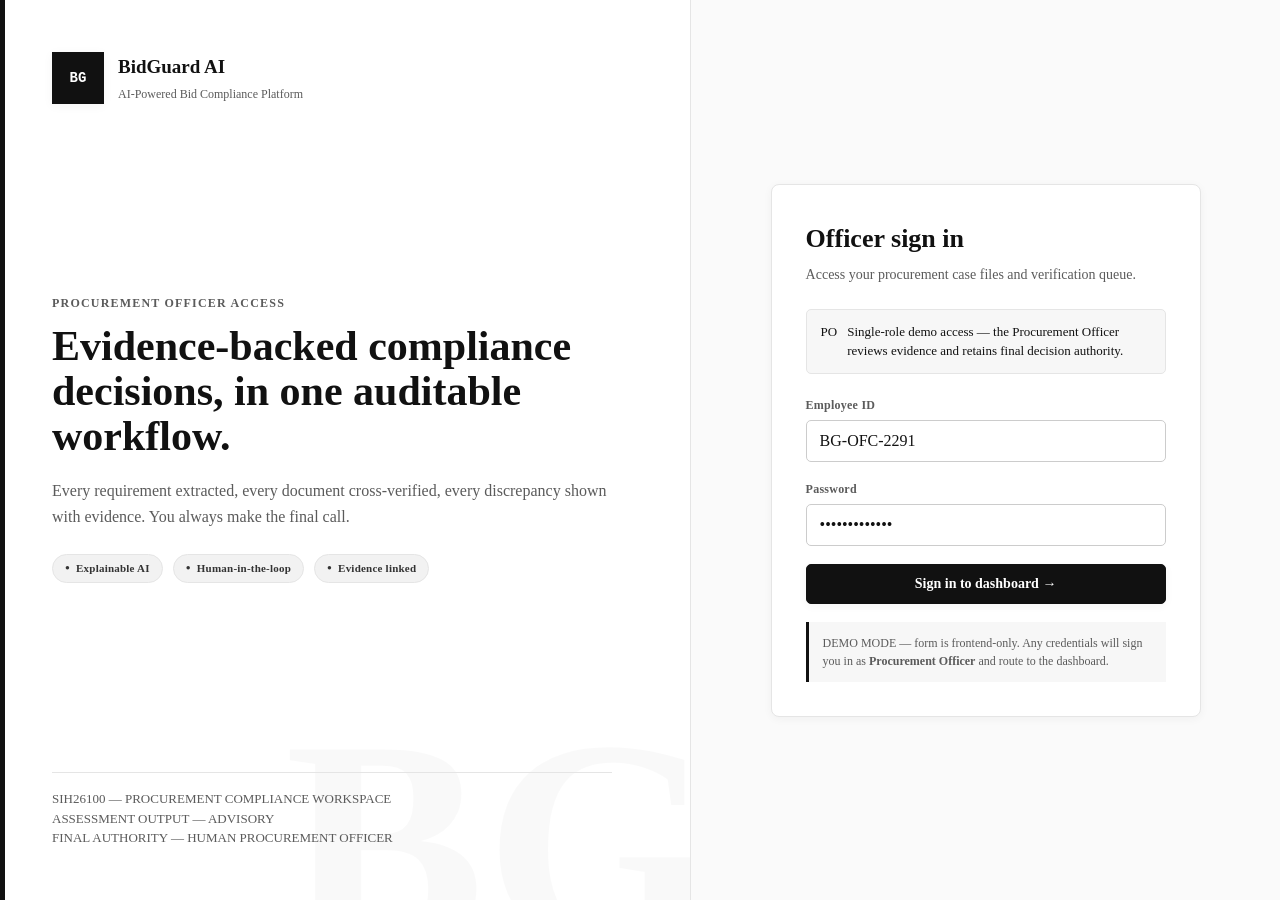
<file: index.html>
<!DOCTYPE html>
<html lang="en">
<head>
<meta charset="UTF-8">
<meta name="viewport" content="width=device-width, initial-scale=1.0">
<title>Sign in — BidGuard AI</title>
<link rel="stylesheet" href="css/tokens.css">
<link rel="stylesheet" href="css/components.css">
<link rel="stylesheet" href="css/layout.css">
<link rel="stylesheet" href="css/login.css">
</head>
<body>
<a class="skip-link" href="#main-content">Skip to sign in</a>

<div class="login-shell">

  <div class="login-hero">
    <div class="hero-top">
      <div class="hero-seal">BG</div>
      <div class="hero-title">BidGuard AI<small>AI-Powered Bid Compliance Platform</small></div>
    </div>

    <div class="hero-mid">
      <div class="eyebrow">Procurement officer access</div>
      <h1>Evidence-backed compliance decisions, in one auditable workflow.</h1>
      <p>Every requirement extracted, every document cross-verified, every discrepancy shown with evidence. You always make the final call.</p>

      <div class="hero-stamps">
        <span class="stamp stamp-sm">Explainable AI</span>
        <span class="stamp stamp-sm">Human-in-the-loop</span>
        <span class="stamp stamp-sm">Evidence linked</span>
      </div>
    </div>

    <div class="hero-ledger">
      <div>SIH26100 &mdash; PROCUREMENT COMPLIANCE WORKSPACE</div>
      <div>ASSESSMENT OUTPUT &mdash; ADVISORY</div>
      <div>FINAL AUTHORITY &mdash; HUMAN PROCUREMENT OFFICER</div>
    </div>
  </div>

  <main class="login-panel" id="main-content">
    <div class="login-card">
      <div class="card">
        <h2>Officer sign in</h2>
        <p class="sub">Access your procurement case files and verification queue.</p>

        <div class="role-note">
          <span aria-hidden="true">PO</span> Single-role demo access — the Procurement Officer reviews evidence and retains final decision authority.
        </div>

        <form id="loginForm" novalidate>
          <div class="field">
            <label for="empId">Employee ID</label>
            <input type="text" id="empId" name="empId" placeholder="BG-OFC-2291" value="BG-OFC-2291" autocomplete="username">
          </div>
          <div class="field">
            <label for="password">Password</label>
            <input type="password" id="password" name="password" placeholder="••••••••••" value="demo-password" autocomplete="current-password">
          </div>
          <button type="submit" class="btn btn-primary btn-block">Sign in to dashboard →</button>
        </form>

        <div class="demo-note">
          DEMO MODE — form is frontend-only. Any credentials will sign you in as <strong>Procurement Officer</strong> and route to the dashboard.
        </div>
      </div>
    </div>
  </main>

</div>

<script src="js/main.js"></script>
<script src="js/login.js"></script>
</body>
</html>
</file>
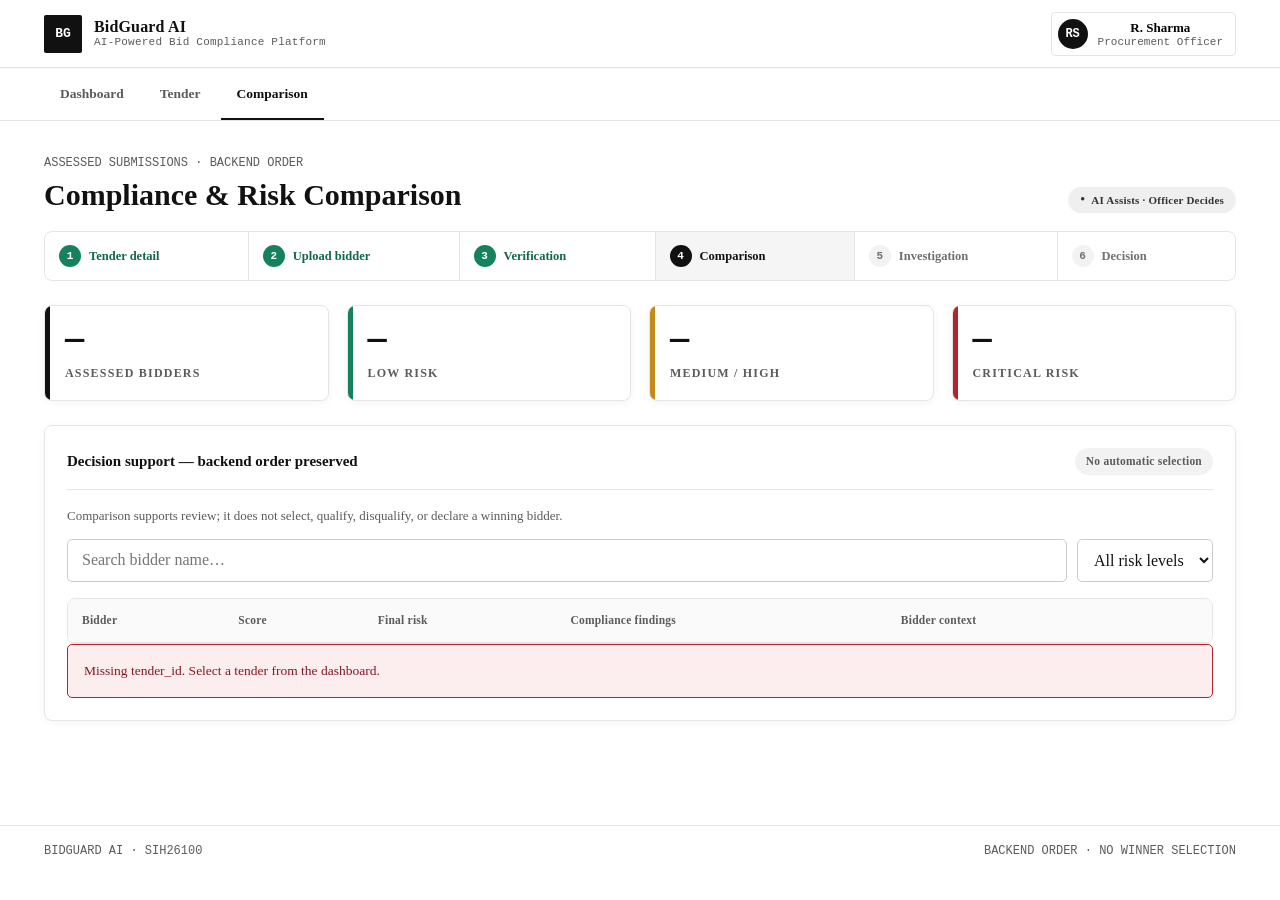
<file: comparison.html>
<!DOCTYPE html><html lang="en"><head><meta charset="UTF-8"><meta name="viewport" content="width=device-width, initial-scale=1.0"><title>Compliance &amp; Risk Comparison — BidGuard AI</title><link rel="stylesheet" href="css/tokens.css"><link rel="stylesheet" href="css/components.css"><link rel="stylesheet" href="css/layout.css"><link rel="stylesheet" href="css/dashboard.css"><link rel="stylesheet" href="css/previous-performance.css"></head><body><a class="skip-link" href="#main-content">Skip to main content</a>
<header class="topbar"><div class="container"><a href="dashboard.html" class="brand"><div class="brand-seal">BG</div><div class="brand-text"><strong>BidGuard AI</strong><span>AI-Powered Bid Compliance Platform</span></div></a><div class="officer-menu"><button type="button" class="officer-btn" data-officer-btn><div class="officer-avatar">RS</div><div><span class="name">R. Sharma</span><span class="role">Procurement Officer</span></div></button><div class="officer-dropdown" data-officer-dropdown><a href="index.html" data-logout>Sign out</a></div></div></div></header>
<div class="tabstrip-wrap"><div class="container"><nav class="tabstrip" aria-label="Primary navigation"><a href="dashboard.html">Dashboard</a><a id="tenderLink" href="dashboard.html">Tender</a><a href="comparison.html" class="active" aria-current="page">Comparison</a></nav></div></div>
<main id="main-content"><div class="container"><div class="page-head"><div class="title-row"><div><span class="case-id" id="comparisonContext">ASSESSED SUBMISSIONS · BACKEND ORDER</span><h1>Compliance &amp; Risk Comparison</h1></div><span class="stamp stamp-review stamp-sm">AI Assists · Officer Decides</span></div></div>
  <div class="stepper mb-24" aria-label="Bid evaluation workflow"><div class="step done"><span class="num">1</span>Tender detail</div><div class="step done"><span class="num">2</span>Upload bidder</div><div class="step done"><span class="num">3</span>Verification</div><div class="step current" aria-current="step"><span class="num">4</span>Comparison</div><div class="step"><span class="num">5</span>Investigation</div><div class="step"><span class="num">6</span>Decision</div></div>
  <div class="grid grid-4 mb-24"><div class="stat-tile accent-navy"><div class="num" id="totalBidders">—</div><div class="label eyebrow">Assessed bidders</div></div><div class="stat-tile accent-green"><div class="num" id="countLOW">—</div><div class="label eyebrow">Low risk</div></div><div class="stat-tile accent-amber"><div class="num" id="attentionCount">—</div><div class="label eyebrow">Medium / High</div></div><div class="stat-tile accent-red"><div class="num" id="countCRITICAL">—</div><div class="label eyebrow">Critical risk</div></div></div>
  <div class="card"><div class="card-header"><h3>Decision support — backend order preserved</h3><span class="badge badge-ink">No automatic selection</span></div><p class="text-muted" style="font-size:13px;">Comparison supports review; it does not select, qualify, disqualify, or declare a winning bidder.</p><div class="search-row"><label class="sr-only" for="bidderSearch">Search bidder</label><input type="search" id="bidderSearch" placeholder="Search bidder name…"><label class="sr-only" for="riskFilter">Filter risk</label><select id="riskFilter"><option value="">All risk levels</option><option value="LOW">Low</option><option value="MEDIUM">Medium</option><option value="HIGH">High</option><option value="CRITICAL">Critical</option></select></div>
    <div class="table-wrap" tabindex="0"><table id="comparisonTable"><caption class="sr-only">Assessed bidders in backend-provided order</caption><thead><tr><th scope="col">Bidder</th><th scope="col">Score</th><th scope="col">Final risk</th><th scope="col">Compliance findings</th><th scope="col">Bidder context</th><th scope="col"><span class="sr-only">Actions</span></th></tr></thead><tbody></tbody></table></div><div class="api-state" id="comparisonState" role="status" aria-live="polite">Loading assessed bidders…</div>
  </div>
</div></main><footer class="site-footer"><div class="container"><span>BIDGUARD AI · SIH26100</span><span>BACKEND ORDER · NO WINNER SELECTION</span></div></footer>
<div class="drawer-overlay" id="ppOverlay" aria-hidden="true"><aside class="drawer" role="dialog" aria-modal="true" aria-labelledby="ppTitle"><div class="drawer-head"><div><h3 id="ppTitle">Previous Performance</h3><div class="sub" id="ppBidderName">—</div><div class="sub2" id="ppSubtitle">Synthetic demo performance history</div></div><button type="button" class="drawer-close" id="ppClose" aria-label="Close Previous Performance">×</button></div><div class="drawer-body" id="ppBody"></div><div class="drawer-footer">Historical performance is advisory only and does not affect compliance, score, risk, ordering, or officer decisions.</div></aside></div>
<script src="js/api.js"></script><script src="js/main.js"></script><script src="js/comparison.js"></script><script src="js/previous-performance.js"></script></body></html>
</file>
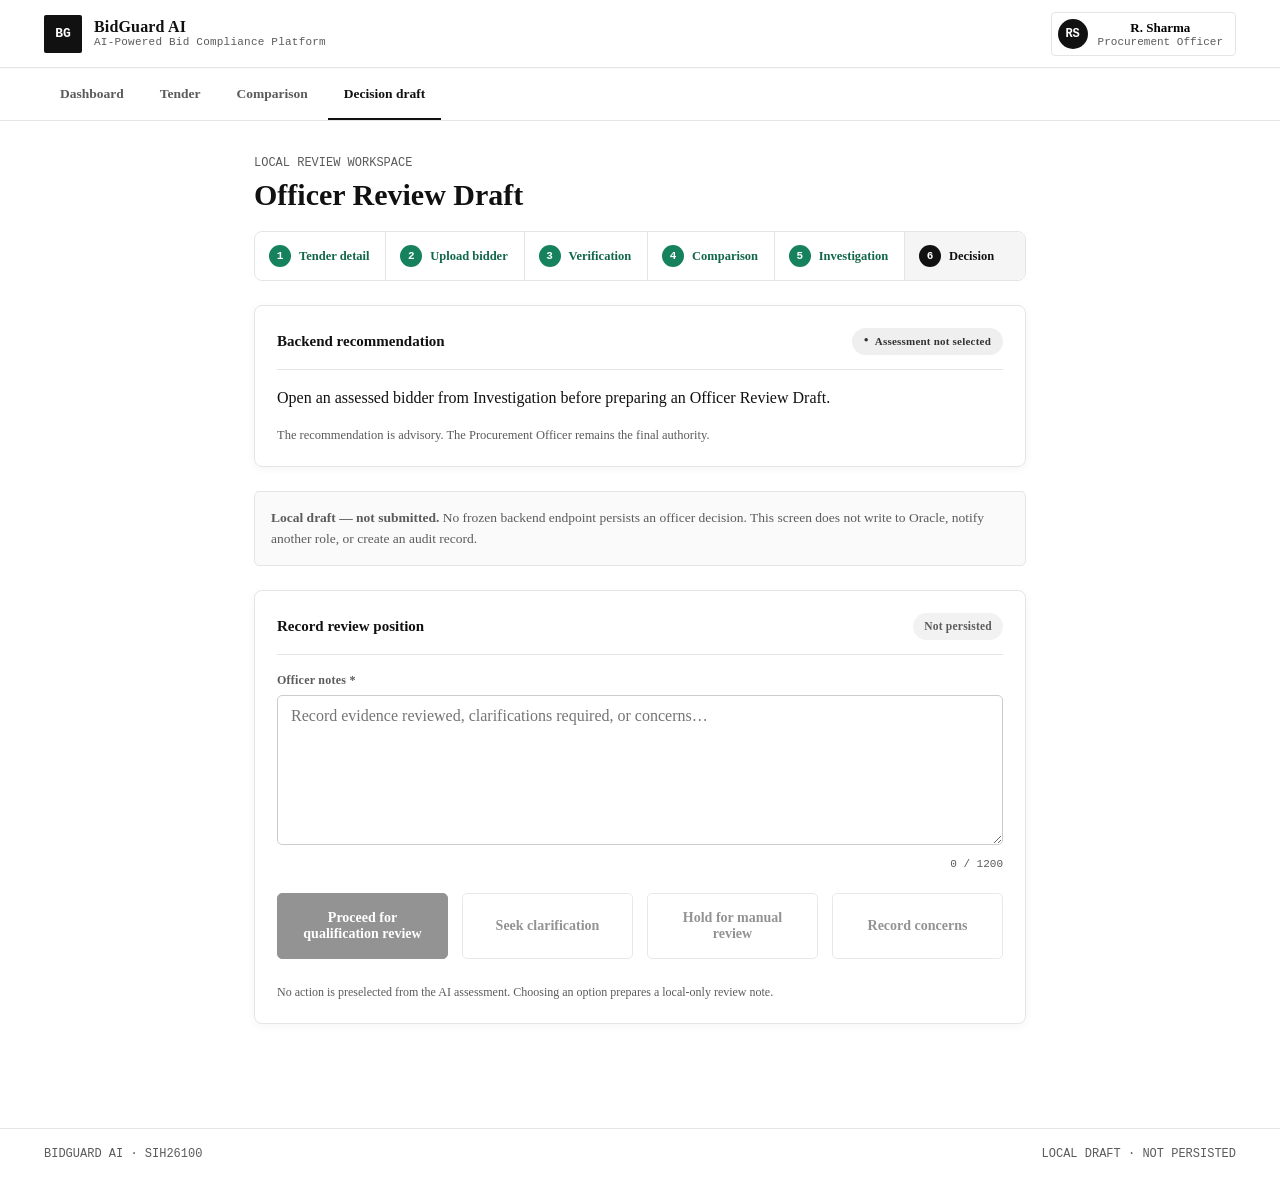
<file: decision.html>
<!DOCTYPE html><html lang="en"><head><meta charset="UTF-8"><meta name="viewport" content="width=device-width, initial-scale=1.0"><title>Officer Decision Draft — BidGuard AI</title><link rel="stylesheet" href="css/tokens.css"><link rel="stylesheet" href="css/components.css"><link rel="stylesheet" href="css/layout.css"><link rel="stylesheet" href="css/decision.css"></head><body><a class="skip-link" href="#main-content">Skip to main content</a>
<header class="topbar"><div class="container"><a href="dashboard.html" class="brand"><div class="brand-seal">BG</div><div class="brand-text"><strong>BidGuard AI</strong><span>AI-Powered Bid Compliance Platform</span></div></a><div class="officer-menu"><button type="button" class="officer-btn" data-officer-btn><div class="officer-avatar">RS</div><div><span class="name">R. Sharma</span><span class="role">Procurement Officer</span></div></button><div class="officer-dropdown" data-officer-dropdown><a href="index.html" data-logout>Sign out</a></div></div></div></header>
<div class="tabstrip-wrap"><div class="container"><nav class="tabstrip" aria-label="Primary navigation"><a href="dashboard.html">Dashboard</a><a id="tenderLink" href="dashboard.html">Tender</a><a id="comparisonLink" href="comparison.html">Comparison</a><a href="decision.html" class="active" aria-current="page">Decision draft</a></nav></div></div>
<main id="main-content"><div class="container" style="max-width:820px;"><div class="page-head"><div class="title-row"><div><span class="case-id" id="decisionContext">LOCAL REVIEW WORKSPACE</span><h1>Officer Review Draft</h1></div></div></div>
  <div class="stepper mb-24" aria-label="Bid evaluation workflow"><div class="step done"><span class="num">1</span>Tender detail</div><div class="step done"><span class="num">2</span>Upload bidder</div><div class="step done"><span class="num">3</span>Verification</div><div class="step done"><span class="num">4</span>Comparison</div><div class="step done"><span class="num">5</span>Investigation</div><div class="step current" aria-current="step"><span class="num">6</span>Decision</div></div>
  <div class="card mb-24"><div class="card-header"><h3>Backend recommendation</h3><span class="stamp stamp-review stamp-sm" id="assessmentRisk">Assessment not selected</span></div><p id="assessmentRecommendation">Open this page from an investigation to review its persisted backend recommendation.</p><p class="text-muted mb-0" style="font-size:12.5px;">The recommendation is advisory. The Procurement Officer remains the final authority.</p></div>
  <div class="api-state local-draft-warning" role="note"><strong>Local draft — not submitted.</strong> No frozen backend endpoint persists an officer decision. This screen does not write to Oracle, notify another role, or create an audit record.</div>
  <div class="card mt-24"><div class="card-header"><h3>Record review position</h3><span class="badge badge-ink">Not persisted</span></div><div class="field"><label for="remarks">Officer notes *</label><textarea id="remarks" rows="7" maxlength="1200" placeholder="Record evidence reviewed, clarifications required, or concerns…" required></textarea><div class="char-count"><span id="charCount">0</span> / 1200</div></div><div class="decision-actions"><button type="button" class="btn btn-primary" data-decision="Proceed for qualification review">Proceed for qualification review</button><button type="button" class="btn" data-decision="Seek clarification">Seek clarification</button><button type="button" class="btn" data-decision="Hold for manual review">Hold for manual review</button><button type="button" class="btn" data-decision="Record concerns">Record concerns</button></div><p class="text-muted mt-24 mb-0" style="font-size:12px;">No action is preselected from the AI assessment. Choosing an option prepares a local-only review note.</p></div>
  <div class="decision-result card" id="decisionResult" role="status" aria-live="polite"><div id="resultStamp"></div><p class="mt-24" id="resultText"></p><a href="dashboard.html" class="btn btn-primary">Return to dashboard</a></div>
</div></main><footer class="site-footer"><div class="container"><span>BIDGUARD AI · SIH26100</span><span>LOCAL DRAFT · NOT PERSISTED</span></div></footer>
<div class="modal-overlay" id="confirmModal" aria-hidden="true"><div class="modal" role="dialog" aria-modal="true" aria-labelledby="modalTitle" aria-describedby="modalBody"><h3 id="modalTitle">Prepare local draft?</h3><p id="modalBody">This creates a display-only draft in this browser session. It is not saved or submitted.</p><div class="modal-actions"><button class="btn" type="button" data-close-modal>Cancel</button><button class="btn btn-primary" type="button" id="confirmBtn">Prepare draft</button></div></div></div>
<script src="js/api.js"></script><script src="js/main.js"></script><script src="js/decision.js"></script></body></html>
</file>
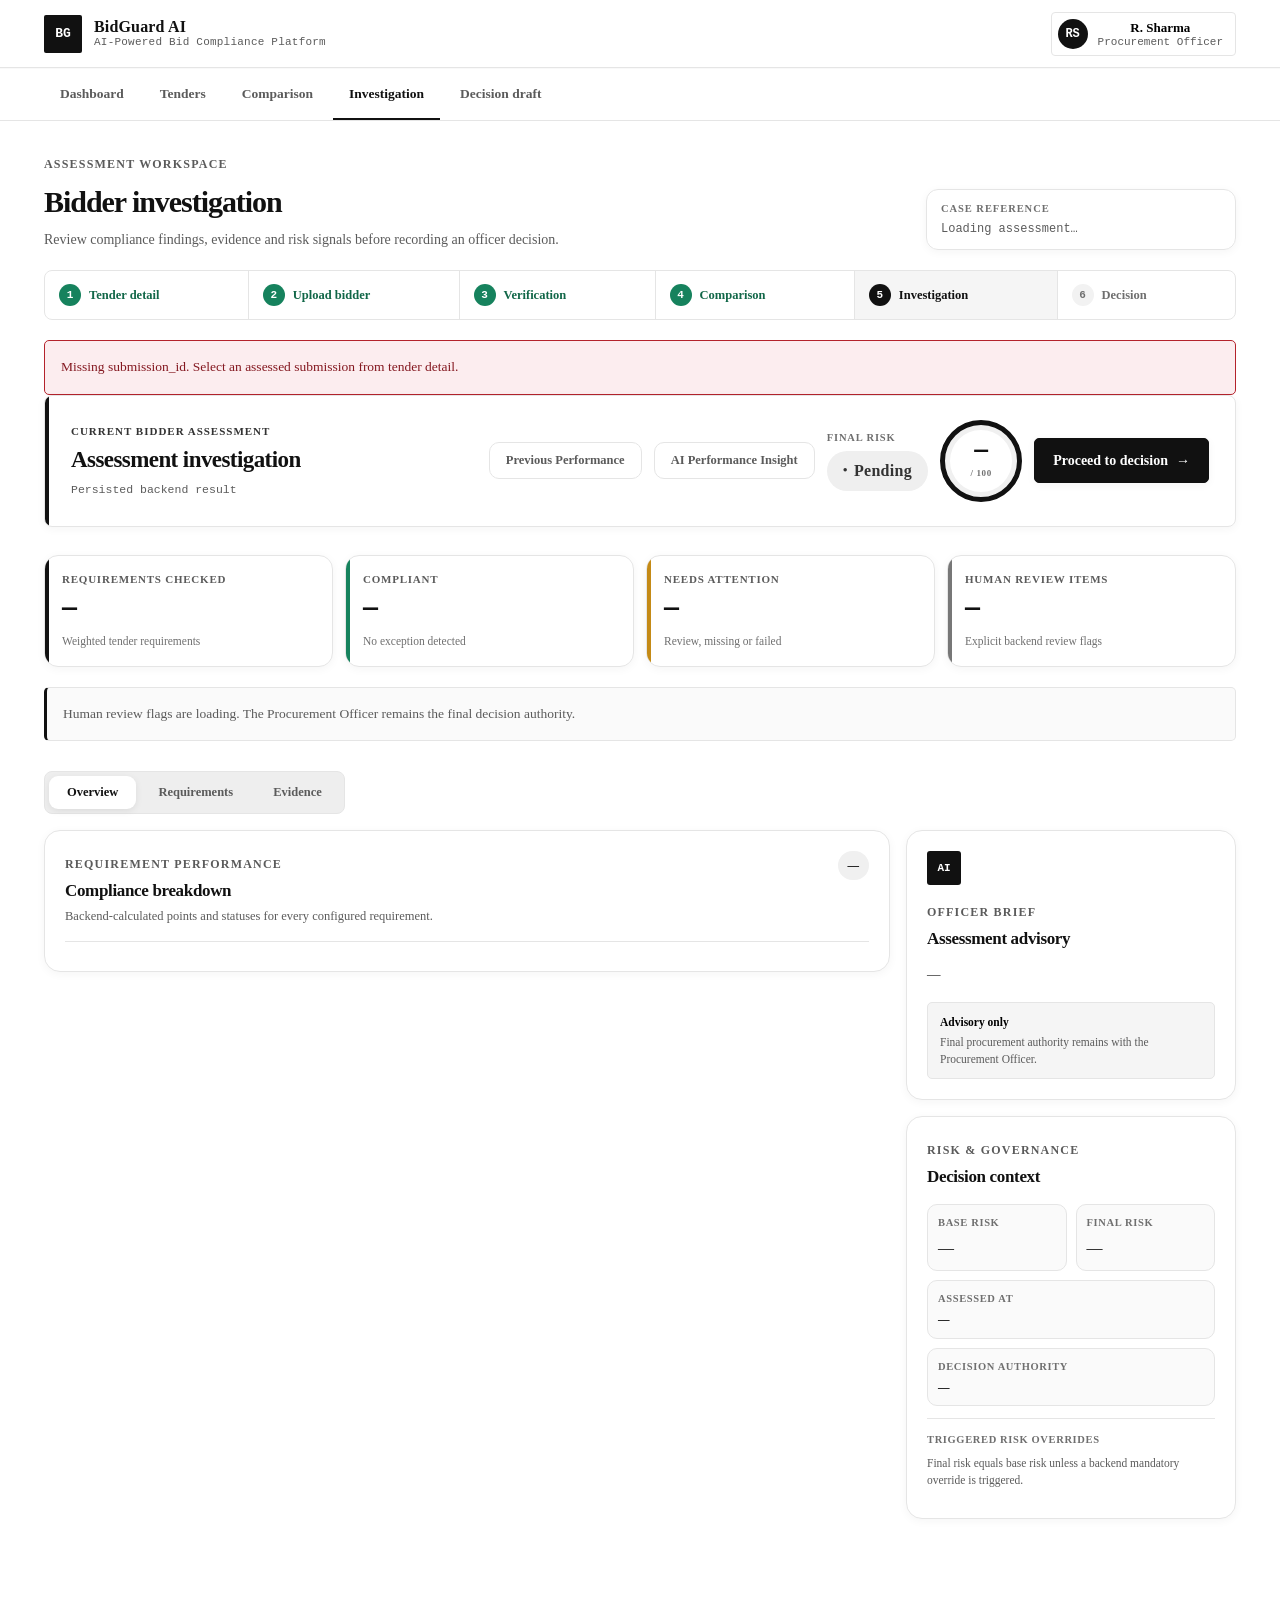
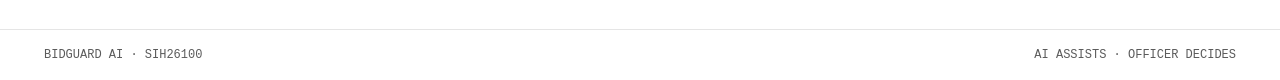
<file: investigation.html>
<!DOCTYPE html>
<html lang="en">
<head>
<meta charset="UTF-8">
<meta name="viewport" content="width=device-width, initial-scale=1.0">
<title>Bidder Investigation — BidGuard AI</title>
<link rel="stylesheet" href="css/tokens.css">
<link rel="stylesheet" href="css/components.css">
<link rel="stylesheet" href="css/layout.css">
<link rel="stylesheet" href="css/investigation.css">
<link rel="stylesheet" href="css/previous-performance.css">
</head>
<body><a class="skip-link" href="#main-content">Skip to main content</a>
<header class="topbar">
  <div class="container">
    <a href="dashboard.html" class="brand">
      <div class="brand-seal">BG</div>
      <div class="brand-text"><strong>BidGuard AI</strong><span>AI-Powered Bid Compliance Platform</span></div>
    </a>
    <div class="officer-menu">
      <button type="button" class="officer-btn" data-officer-btn>
        <div class="officer-avatar">RS</div>
        <div><span class="name">R. Sharma</span><span class="role">Procurement Officer</span></div>
      </button>
      <div class="officer-dropdown" data-officer-dropdown>
        <a href="index.html" data-logout>Sign out</a>
      </div>
    </div>
  </div>
</header>

<div class="tabstrip-wrap">
  <div class="container">
    <nav class="tabstrip" aria-label="Primary navigation">
      <a href="dashboard.html">Dashboard</a>
      <a id="tenderLink" href="dashboard.html">Tenders</a>
      <a id="comparisonLink" href="comparison.html">Comparison</a>
      <a id="investigationNav" href="investigation.html" class="active" aria-current="page">Investigation</a>
      <a id="decisionNav" href="decision.html">Decision draft</a>
    </nav>
  </div>
</div>

<main class="investigation-page" id="main-content">
  <div class="container">
    <section class="investigation-titlebar">
      <div>
        <span class="eyebrow">Assessment workspace</span>
        <h1>Bidder investigation</h1>
        <p>Review compliance findings, evidence and risk signals before recording an officer decision.</p>
      </div>
      <div class="case-reference">
        <span class="case-reference-label">Case reference</span>
        <span class="case-id" id="submissionCode">Loading assessment…</span>
      </div>
    </section>

    <div class="stepper workflow-stepper" aria-label="Bid evaluation workflow">
      <div class="step done"><span class="num">1</span> Tender detail</div>
      <div class="step done"><span class="num">2</span> Upload bidder</div>
      <div class="step done"><span class="num">3</span> Verification</div>
      <div class="step done"><span class="num">4</span> Comparison</div>
      <div class="step current" aria-current="step"><span class="num">5</span> Investigation</div>
      <div class="step"><span class="num">6</span> Decision</div>
    </div>

    <div class="api-state investigation-state" id="investigationState" role="status" aria-live="polite">Loading persisted assessment and requirement evidence…</div>

    <section class="bidder-hero" aria-labelledby="bidderName">
      <div class="bidder-identity">
        <span class="hero-kicker">Current bidder assessment</span>
        <h2 id="bidderName">Assessment investigation</h2>
        <p id="bidderMeta">Persisted backend result</p>
      </div>

      <div class="bidder-actions">
        <button type="button" class="pp-trigger" id="previousPerformance" data-pp-open>Previous Performance</button>
        <button type="button" class="pp-trigger" id="aiPerformanceInsight" data-ai-insight-open>AI Performance Insight</button>
        <div class="risk-block">
          <span class="risk-label">Final risk</span>
          <span id="riskStamp" class="stamp stamp-review">Pending</span>
        </div>
        <div class="score-ring" id="scoreRing" aria-label="Assessment score">
          <span class="n" id="score">—</span>
          <span class="l">/ 100</span>
        </div>
        <a id="decisionLink" href="decision.html" class="btn btn-primary hero-decision">Proceed to decision <span aria-hidden="true">→</span></a>
      </div>
    </section>

    <section class="assessment-metrics" aria-label="Assessment summary">
      <article class="metric-card metric-primary">
        <span class="metric-label">Requirements checked</span>
        <strong id="metricTotal">—</strong>
        <span class="metric-note">Weighted tender requirements</span>
      </article>
      <article class="metric-card metric-success">
        <span class="metric-label">Compliant</span>
        <strong id="metricCompliant">—</strong>
        <span class="metric-note">No exception detected</span>
      </article>
      <article class="metric-card metric-attention">
        <span class="metric-label">Needs attention</span>
        <strong id="metricAttention">—</strong>
        <span class="metric-note">Review, missing or failed</span>
      </article>
      <article class="metric-card metric-neutral">
        <span class="metric-label">Human review items</span>
        <strong id="metricHumanReview">—</strong>
        <span class="metric-note">Explicit backend review flags</span>
      </article>
    </section>
    <div class="api-state human-review-notice" id="humanReviewNotice" role="note">Human review flags are loading. The Procurement Officer remains the final decision authority.</div>
    <section class="status-overview" id="statusOverview" aria-label="Requirement status overview"></section>

    <div class="workspace-tabs" role="tablist" aria-label="Investigation views">
      <button type="button" class="active" data-tab="overview" role="tab" aria-selected="true">Overview</button>
      <button type="button" data-tab="requirements" role="tab" aria-selected="false">Requirements</button>
      <button type="button" data-tab="evidence" role="tab" aria-selected="false">Evidence</button>
    </div>

    <section class="tabpanel active" id="panel-overview" role="tabpanel">
      <div class="investigation-layout">
        <article class="workspace-card compliance-card">
          <div class="workspace-card-head">
            <div>
              <span class="eyebrow">Requirement performance</span>
              <h3>Compliance breakdown</h3>
              <p>Backend-calculated points and statuses for every configured requirement.</p>
            </div>
            <span class="result-pill" id="resultCount">—</span>
          </div>
          <div class="score-breakdown" id="scoreBreakdown"></div>
        </article>

        <aside class="investigation-sidebar">
          <article class="workspace-card recommendation-card">
            <div class="side-card-icon">AI</div>
            <span class="eyebrow">Officer brief</span>
            <h3>Assessment advisory</h3>
            <p id="recommendation">—</p>
            <div class="advisory-note">
              <strong>Advisory only</strong>
              <span>Final procurement authority remains with the Procurement Officer.</span>
            </div>
          </article>

          <article class="workspace-card governance-card">
            <span class="eyebrow">Risk & governance</span>
            <h3>Decision context</h3>
            <div class="governance-grid">
              <div class="governance-item"><span>Base risk</span><div id="baseRisk">—</div></div>
              <div class="governance-item"><span>Final risk</span><div id="finalRisk">—</div></div>
              <div class="governance-item full"><span>Assessed at</span><strong id="assessedAt">—</strong></div>
              <div class="governance-item full"><span>Decision authority</span><strong id="authority">—</strong></div>
            </div>
            <div class="override-panel">
              <span class="override-title">Triggered risk overrides</span>
              <p id="overrideExplanation" class="override-explanation">Final risk equals base risk unless a backend mandatory override is triggered.</p>
              <ul id="overrideList"></ul>
            </div>
          </article>
        </aside>
      </div>
    </section>

    <section class="tabpanel" id="panel-requirements" role="tabpanel">
      <div class="section-intro">
        <div><span class="eyebrow">Requirement register</span><h3>Compliance findings</h3></div>
        <p>Each result is backed by persisted scoring, reasons and source references.</p>
      </div>
      <div class="requirement-grid" id="requirementResults"></div>
    </section>

    <section class="tabpanel" id="panel-evidence" role="tabpanel">
      <div class="evidence-notice" id="evidenceNotice">
        <div class="notice-mark">i</div>
        <div><strong>Evidence review</strong><span>Review source references, extracted fields and warnings before recording a decision.</span></div>
      </div>
      <div class="evidence-grid" id="evidenceGrid"></div>
    </section>
  </div>
</main>

<footer class="site-footer">
  <div class="container">
    <span>BIDGUARD AI · SIH26100</span>
    <span>AI ASSISTS · OFFICER DECIDES</span>
  </div>
</footer>

<div class="drawer-overlay" id="ppOverlay" aria-hidden="true">
  <aside class="drawer" role="dialog" aria-modal="true" aria-labelledby="ppTitle">
    <div class="drawer-head">
      <div>
        <h3 id="ppTitle">Previous Performance</h3>
        <div class="sub" id="ppBidderName">—</div>
        <div class="sub2" id="ppSubtitle">Synthetic demo performance history</div>
      </div>
      <button type="button" class="drawer-close" id="ppClose" aria-label="Close Previous Performance">×</button>
    </div>
    <div class="drawer-body" id="ppBody"></div>
    <div class="drawer-footer">Historical performance is advisory only. Final procurement decisions remain with the Procurement Officer.</div>
  </aside>
</div>

<script src="js/api.js"></script>
<script src="js/main.js"></script>
<script src="js/investigation.js"></script>
<script src="js/previous-performance.js"></script>
</body>
</html>
</file>
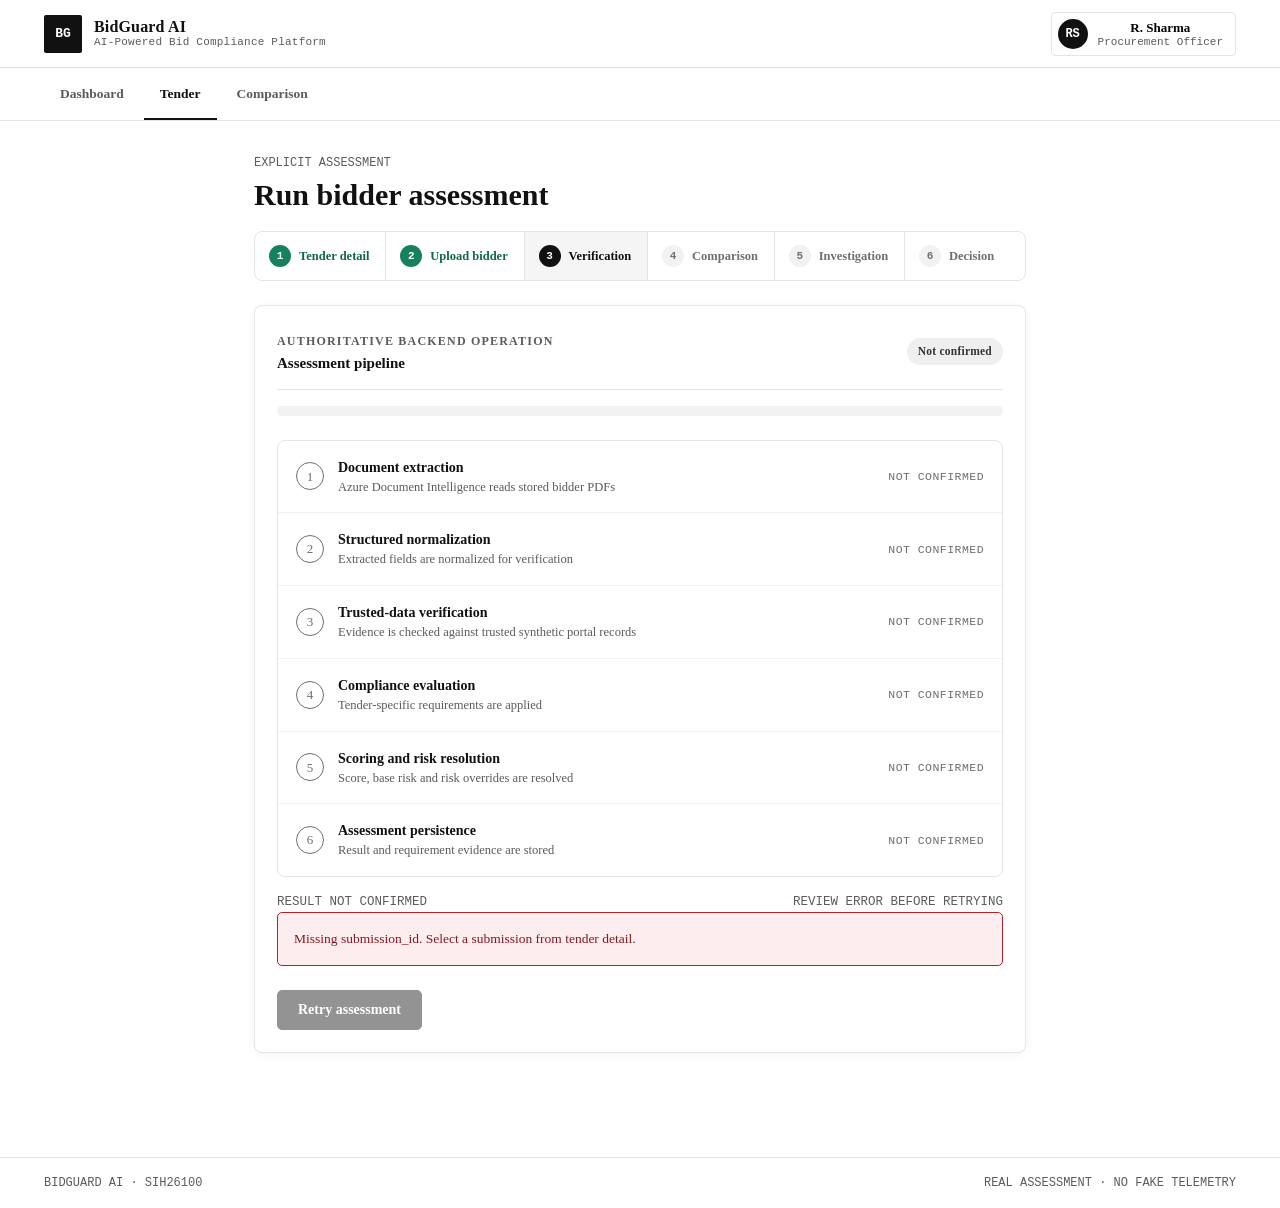
<file: processing.html>
<!DOCTYPE html><html lang="en"><head><meta charset="UTF-8"><meta name="viewport" content="width=device-width, initial-scale=1.0"><title>Run Assessment — BidGuard AI</title><link rel="stylesheet" href="css/tokens.css"><link rel="stylesheet" href="css/components.css"><link rel="stylesheet" href="css/layout.css"><link rel="stylesheet" href="css/processing.css"></head><body><a class="skip-link" href="#main-content">Skip to main content</a>
<header class="topbar"><div class="container"><a href="dashboard.html" class="brand"><div class="brand-seal">BG</div><div class="brand-text"><strong>BidGuard AI</strong><span>AI-Powered Bid Compliance Platform</span></div></a><div class="officer-menu"><button type="button" class="officer-btn" data-officer-btn><div class="officer-avatar">RS</div><div><span class="name">R. Sharma</span><span class="role">Procurement Officer</span></div></button><div class="officer-dropdown" data-officer-dropdown><a href="index.html" data-logout>Sign out</a></div></div></div></header>
<div class="tabstrip-wrap"><div class="container"><nav class="tabstrip" aria-label="Primary navigation"><a href="dashboard.html">Dashboard</a><a id="backLink" href="dashboard.html" class="active" aria-current="page">Tender</a><a id="comparisonNav" href="comparison.html">Comparison</a></nav></div></div>
<main id="main-content"><div class="container" style="max-width:820px;"><div class="page-head"><div class="title-row"><div><span class="case-id" id="submissionContext">EXPLICIT ASSESSMENT</span><h1>Run bidder assessment</h1></div></div></div>
  <div class="stepper mb-24" aria-label="Bid evaluation workflow"><div class="step done"><span class="num">1</span>Tender detail</div><div class="step done"><span class="num">2</span>Upload bidder</div><div class="step current" aria-current="step"><span class="num">3</span>Verification</div><div class="step"><span class="num">4</span>Comparison</div><div class="step"><span class="num">5</span>Investigation</div><div class="step"><span class="num">6</span>Decision</div></div>
  <div class="card" id="assessmentWorkspace" aria-busy="false"><div class="card-header"><div><span class="eyebrow">Authoritative backend operation</span><h3>Assessment pipeline</h3></div><span class="badge badge-navy" id="overallStatus">Ready</span></div><div class="progress-track mb-24" id="progressTrack" aria-hidden="true"><div class="progress-fill" id="progressFill"></div></div>
    <div class="pipeline" id="pipeline">
      <div class="pipe-row" data-step="0"><div class="dot">1</div><div class="info"><div class="t">Document extraction</div><div class="d">Azure Document Intelligence reads stored bidder PDFs</div></div><div class="status">Queued</div></div>
      <div class="pipe-row" data-step="1"><div class="dot">2</div><div class="info"><div class="t">Structured normalization</div><div class="d">Extracted fields are normalized for verification</div></div><div class="status">Queued</div></div>
      <div class="pipe-row" data-step="2"><div class="dot">3</div><div class="info"><div class="t">Trusted-data verification</div><div class="d">Evidence is checked against trusted synthetic portal records</div></div><div class="status">Queued</div></div>
      <div class="pipe-row" data-step="3"><div class="dot">4</div><div class="info"><div class="t">Compliance evaluation</div><div class="d">Tender-specific requirements are applied</div></div><div class="status">Queued</div></div>
      <div class="pipe-row" data-step="4"><div class="dot">5</div><div class="info"><div class="t">Scoring and risk resolution</div><div class="d">Score, base risk and risk overrides are resolved</div></div><div class="status">Queued</div></div>
      <div class="pipe-row" data-step="5"><div class="dot">6</div><div class="info"><div class="t">Assessment persistence</div><div class="d">Result and requirement evidence are stored</div></div><div class="status">Queued</div></div>
    </div><div class="processing-summary"><span id="stepCounter">READY · 6 BACKEND STAGES</span><span id="etaLabel">INDICATIVE PHASES · NO PERCENTAGE</span></div><div class="api-state mt-24" id="assessmentState" role="status" aria-live="polite">Ready to assess. The operation may take one to two minutes.</div><button type="button" class="btn btn-primary mt-24" id="assessButton">Run assessment</button>
  </div>
  <div class="text-center mt-24" id="doneActions" hidden><div class="card" id="assessmentResult"></div></div>
</div></main><footer class="site-footer"><div class="container"><span>BIDGUARD AI · SIH26100</span><span>REAL ASSESSMENT · NO FAKE TELEMETRY</span></div></footer><script src="js/api.js"></script><script src="js/main.js"></script><script src="js/processing.js"></script></body></html>
</file>
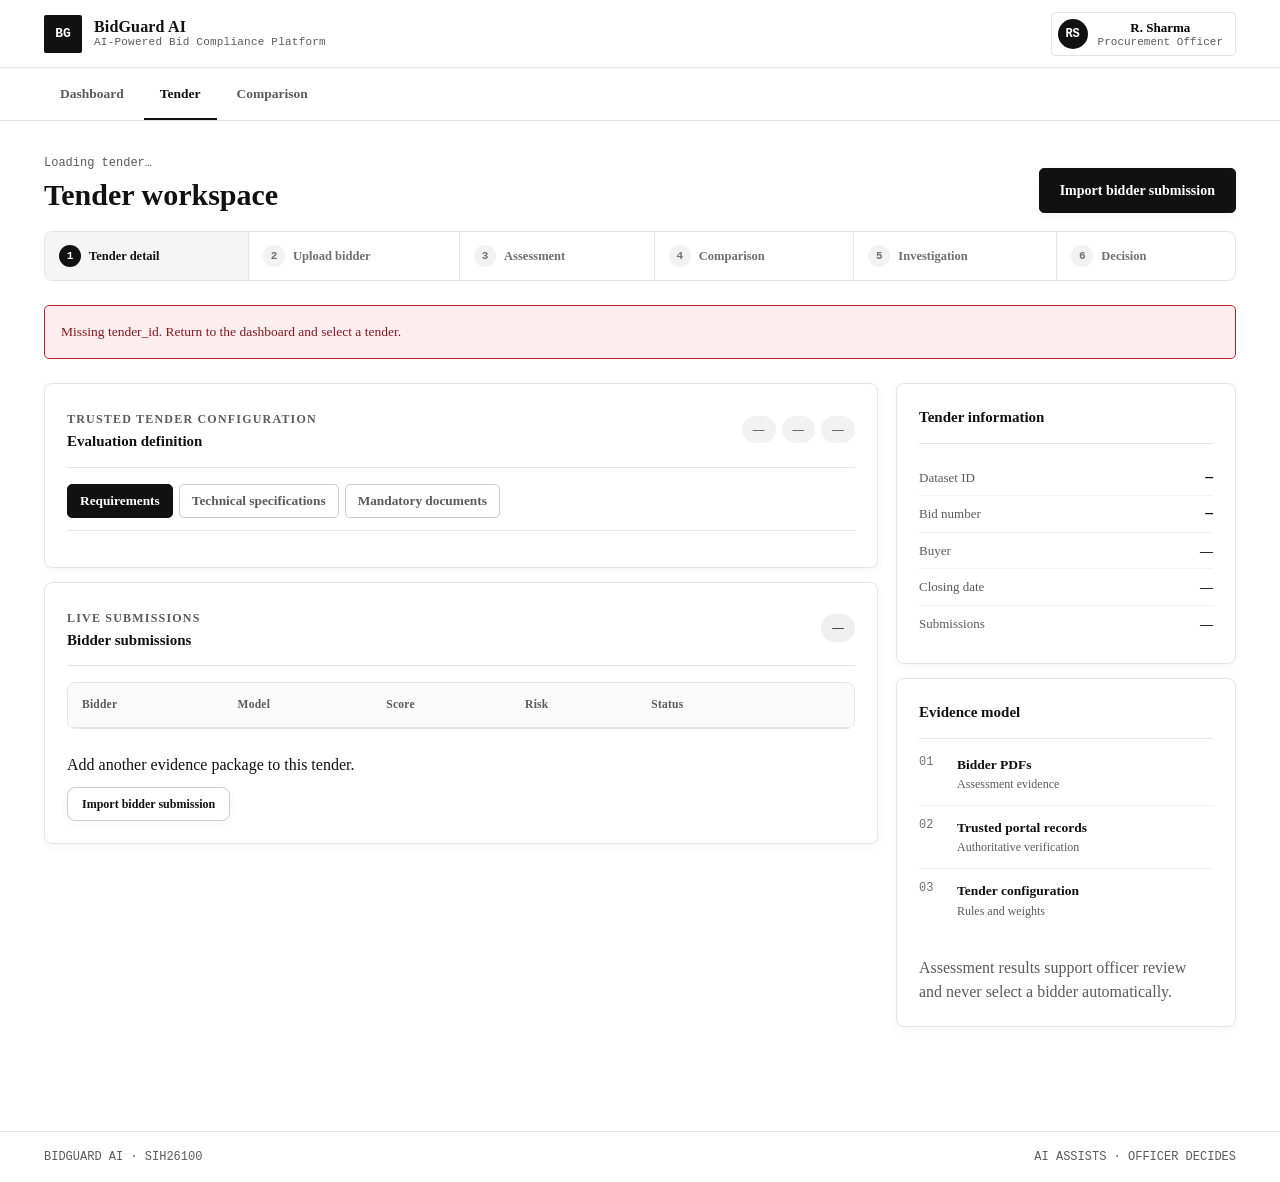
<file: tender-detail.html>
<!DOCTYPE html>
<html lang="en">
<head>
  <meta charset="UTF-8"><meta name="viewport" content="width=device-width, initial-scale=1.0">
  <title>Tender Detail — BidGuard AI</title>
  <link rel="stylesheet" href="css/tokens.css"><link rel="stylesheet" href="css/components.css"><link rel="stylesheet" href="css/layout.css"><link rel="stylesheet" href="css/tender-detail.css"><link rel="stylesheet" href="css/previous-performance.css">
</head>
<body><a class="skip-link" href="#main-content">Skip to main content</a>
<header class="topbar"><div class="container"><a href="dashboard.html" class="brand"><div class="brand-seal">BG</div><div class="brand-text"><strong>BidGuard AI</strong><span>AI-Powered Bid Compliance Platform</span></div></a><div class="officer-menu"><button type="button" class="officer-btn" data-officer-btn><div class="officer-avatar">RS</div><div><span class="name">R. Sharma</span><span class="role">Procurement Officer</span></div></button><div class="officer-dropdown" data-officer-dropdown><a href="index.html" data-logout>Sign out</a></div></div></div></header>
<div class="tabstrip-wrap"><div class="container"><nav class="tabstrip" aria-label="Primary navigation"><a href="dashboard.html">Dashboard</a><a href="tender-detail.html" class="active" aria-current="page">Tender</a><a id="comparisonLink" href="comparison.html">Comparison</a></nav></div></div>
<main id="main-content"><div class="container">
  <div class="page-head"><div class="title-row"><div><span class="case-id" id="tenderCode">Loading tender…</span><h1 id="tenderTitle">Tender workspace</h1></div><a id="importLink" href="upload-bidder.html" class="btn btn-primary">Import bidder submission</a></div></div>
  <div class="stepper mb-24" aria-label="Bid evaluation workflow"><div class="step current" aria-current="step"><span class="num">1</span>Tender detail</div><div class="step"><span class="num">2</span>Upload bidder</div><div class="step"><span class="num">3</span>Assessment</div><div class="step"><span class="num">4</span>Comparison</div><div class="step"><span class="num">5</span>Investigation</div><div class="step"><span class="num">6</span>Decision</div></div>
  <div class="api-state" id="detailState" role="status" aria-live="polite">Loading tender and submissions…</div>
  <div class="grid grid-sidebar mt-24"><section class="stack">
    <div class="card tender-definition"><div class="card-header"><div><span class="eyebrow">Trusted tender configuration</span><h3>Evaluation definition</h3></div><div class="definition-counts"><span id="requirementCount" class="badge badge-ink">—</span><span id="technicalCount" class="badge badge-ink">—</span><span id="documentCount" class="badge badge-ink">—</span></div></div>
      <div class="subtabs compact-tabs" role="tablist" aria-label="Tender definition"><button type="button" class="active" data-tender-tab="requirements" role="tab" aria-selected="true">Requirements</button><button type="button" data-tender-tab="technical" role="tab" aria-selected="false">Technical specifications</button><button type="button" data-tender-tab="documents" role="tab" aria-selected="false">Mandatory documents</button></div>
      <section class="tender-panel active" id="tender-panel-requirements" role="tabpanel"><div class="req-list" id="requirementList"></div></section>
      <section class="tender-panel" id="tender-panel-technical" role="tabpanel" hidden><div class="definition-list" id="technicalList"></div></section>
      <section class="tender-panel" id="tender-panel-documents" role="tabpanel" hidden><div class="definition-list" id="documentList"></div></section>
    </div>
    <div class="card"><div class="card-header"><div><span class="eyebrow">Live submissions</span><h3>Bidder submissions</h3></div><span class="badge badge-navy" id="submissionCount">—</span></div><div class="table-wrap" tabindex="0"><table id="submissionTable"><caption class="sr-only">Bidder submissions and assessment actions</caption><thead><tr><th scope="col">Bidder</th><th scope="col">Model</th><th scope="col">Score</th><th scope="col">Risk</th><th scope="col">Status</th><th scope="col"><span class="sr-only">Actions</span></th></tr></thead><tbody></tbody></table></div><div class="api-state" id="submissionEmpty" role="status" hidden>No submissions have been imported for this tender.</div><div class="folder-cta mt-24"><p class="mb-0">Add another evidence package to this tender.</p><a id="secondaryImportLink" href="upload-bidder.html" class="btn btn-sm" style="margin-top:10px;">Import bidder submission</a></div></div>
  </section><aside class="stack">
    <div class="card"><div class="card-header"><h3>Tender information</h3></div><div class="info-kv"><span class="k">Dataset ID</span><span class="v mono" id="datasetId">—</span></div><div class="info-kv"><span class="k">Bid number</span><span class="v mono" id="bidNumber">—</span></div><div class="info-kv"><span class="k">Buyer</span><span class="v" id="buyer">—</span></div><div class="info-kv"><span class="k">Closing date</span><span class="v" id="closingDate">—</span></div><div class="info-kv"><span class="k">Submissions</span><span class="v" id="submissionSummary">—</span></div></div>
    <div class="card"><div class="card-header"><h3>Evidence model</h3></div><div class="evidence-layers"><div><span>01</span><strong>Bidder PDFs</strong><small>Assessment evidence</small></div><div><span>02</span><strong>Trusted portal records</strong><small>Authoritative verification</small></div><div><span>03</span><strong>Tender configuration</strong><small>Rules and weights</small></div></div><p class="text-muted mt-24 mb-0">Assessment results support officer review and never select a bidder automatically.</p></div>
  </aside></div>
</div></main>
<footer class="site-footer"><div class="container"><span>BIDGUARD AI · SIH26100</span><span>AI ASSISTS · OFFICER DECIDES</span></div></footer>
<div class="drawer-overlay" id="ppOverlay" aria-hidden="true"><aside class="drawer" role="dialog" aria-modal="true" aria-labelledby="ppTitle"><div class="drawer-head"><div><h3 id="ppTitle">Previous Performance</h3><div class="sub" id="ppBidderName">—</div><div class="sub2" id="ppSubtitle">Synthetic demo performance history</div></div><button type="button" class="drawer-close" id="ppClose" aria-label="Close performance drawer">×</button></div><div class="drawer-body" id="ppBody"></div><div class="drawer-footer">Advisory context only. Historical data and AI insight do not affect compliance, score, risk, ordering, or the officer's decision.</div></aside></div>
<script src="js/api.js"></script><script src="js/main.js"></script><script src="js/tender-detail.js"></script><script src="js/previous-performance.js"></script>
</body></html>
</file>
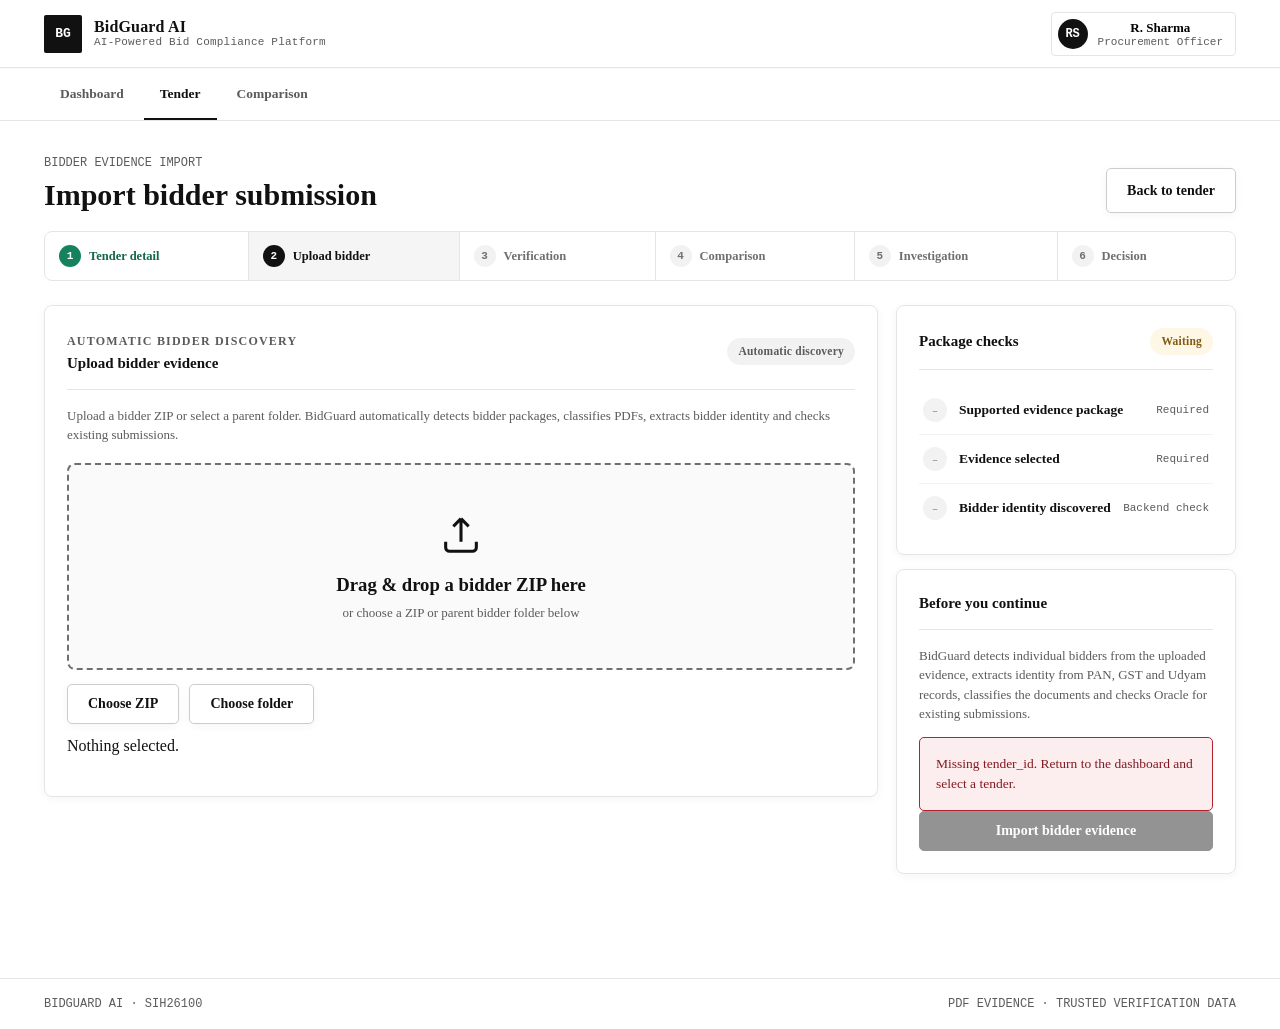
<file: upload-bidder.html>
<!DOCTYPE html><html lang="en"><head><meta charset="UTF-8"><meta name="viewport" content="width=device-width, initial-scale=1.0"><title>Upload Bidder Documents — BidGuard AI</title><link rel="stylesheet" href="css/tokens.css"><link rel="stylesheet" href="css/components.css"><link rel="stylesheet" href="css/layout.css"><link rel="stylesheet" href="css/upload.css"></head><body><a class="skip-link" href="#main-content">Skip to main content</a>
<header class="topbar"><div class="container"><a href="dashboard.html" class="brand"><div class="brand-seal">BG</div><div class="brand-text"><strong>BidGuard AI</strong><span>AI-Powered Bid Compliance Platform</span></div></a><div class="officer-menu"><button type="button" class="officer-btn" data-officer-btn><div class="officer-avatar">RS</div><div><span class="name">R. Sharma</span><span class="role">Procurement Officer</span></div></button><div class="officer-dropdown" data-officer-dropdown><a href="index.html" data-logout>Sign out</a></div></div></div></header>
<div class="tabstrip-wrap"><div class="container"><nav class="tabstrip" aria-label="Primary navigation"><a href="dashboard.html">Dashboard</a><a id="tenderNavLink" href="tender-detail.html" class="active" aria-current="page">Tender</a><a id="comparisonNav" href="comparison.html">Comparison</a></nav></div></div>
<main id="main-content"><div class="container"><div class="page-head"><div class="title-row"><div><span class="case-id" id="tenderContext">BIDDER EVIDENCE IMPORT</span><h1>Import bidder submission</h1></div><a id="backLink" href="dashboard.html" class="btn">Back to tender</a></div></div>
  <div class="stepper mb-24" aria-label="Bid evaluation workflow"><div class="step done"><span class="num">1</span>Tender detail</div><div class="step current" aria-current="step"><span class="num">2</span>Upload bidder</div><div class="step"><span class="num">3</span>Verification</div><div class="step"><span class="num">4</span>Comparison</div><div class="step"><span class="num">5</span>Investigation</div><div class="step"><span class="num">6</span>Decision</div></div>
  <form id="importForm" class="grid grid-sidebar">
<section class="stack">

  <div class="card">
    <div class="card-header">
      <div>
        <span class="eyebrow">Automatic bidder discovery</span>
        <h3>Upload bidder evidence</h3>
      </div>
      <span class="badge badge-ink">Automatic discovery</span>
    </div>

    <p class="text-muted" style="font-size:13px; margin-bottom:18px;">
      Upload a bidder ZIP or select a parent folder. BidGuard automatically
      detects bidder packages, classifies PDFs, extracts bidder identity and
      checks existing submissions.
    </p>

    <div class="dropzone"
         id="dropzone"
         tabindex="0"
         role="button"
         aria-controls="zipInput">

      <svg class="dz-icon"
           viewBox="0 0 24 24"
           fill="none"
           stroke="currentColor"
           stroke-width="1.6">
        <path d="M12 16V4M12 4l-4 4M12 4l4 4"/>
        <path d="M4 16v3a2 2 0 0 0 2 2h12a2 2 0 0 0 2-2v-3"/>
      </svg>

      <h3>Drag &amp; drop a bidder ZIP here</h3>
      <p>or choose a ZIP or parent bidder folder below</p>

      <input
        type="file"
        id="zipInput"
        accept=".zip,application/zip"
        hidden>

      <input
        type="file"
        id="folderInput"
        webkitdirectory
        directory
        multiple
        hidden>
    </div>

    <div style="display:flex; gap:10px; flex-wrap:wrap; margin-top:14px;">
      <button type="button" class="btn" id="chooseZip">Choose ZIP</button>
      <button type="button" class="btn" id="chooseFolder">Choose folder</button>
    </div>

    <div class="hint" id="selectionLabel" style="margin-top:10px;">
      Nothing selected.
    </div>

    <div class="file-list" id="fileList"></div>
  </div>

</section>

<aside class="stack">

  <div class="card">
    <div class="card-header">
      <h3>Package checks</h3>
      <span class="badge badge-amber" id="checklistBadge">Waiting</span>
    </div>

    <div class="doc-checklist">

      <div class="doc-row" id="checkFormat">
        <div class="state">–</div>
        <div class="name">Supported evidence package</div>
        <span class="req">Required</span>
      </div>

      <div class="doc-row" id="checkFiles">
        <div class="state">–</div>
        <div class="name">Evidence selected</div>
        <span class="req">Required</span>
      </div>

      <div class="doc-row" id="checkProfile">
        <div class="state">–</div>
        <div class="name">Bidder identity discovered</div>
        <span class="req">Backend check</span>
      </div>

    </div>
  </div>

  <div class="card">
    <div class="card-header">
      <h3>Before you continue</h3>
    </div>

    <p class="text-muted" style="font-size:13px;">
      BidGuard detects individual bidders from the uploaded evidence,
      extracts identity from PAN, GST and Udyam records, classifies the
      documents and checks Oracle for existing submissions.
    </p>

    
<div class="api-state"
         id="uploadState"
         role="status"
         aria-live="polite">
      Select a ZIP or bidder folder to begin.
    </div>

    <div id="processingPanel"
         class="processing-panel"
         aria-live="polite"
         aria-busy="true"
         hidden>

      <div class="processing-top">

        <div class="thinking-dots" aria-hidden="true">
          <span></span>
          <span></span>
          <span></span>
        </div>

        <div class="processing-copy">
          <strong>BidGuard is processing evidence</strong>

          <div id="processingStage" class="processing-stage">
            Preparing evidence…
          </div>
        </div>

      </div>

      <div class="processing-detail">
        <span class="processing-detail-label">Evidence</span>

        <span id="processingCurrent"
              class="processing-current">
          Waiting…
        </span>
      </div>

      <div class="processing-track" aria-hidden="true">
        <span id="processingTrackBar"></span>
      </div>

      <div id="processingHint" class="processing-hint">
        Bidder identity and document information are being discovered automatically.
      </div>

    </div>

    <div id="importResult" hidden></div>

    <button
      type="submit"
      class="btn btn-primary btn-block"
      id="importButton">
      Import bidder evidence
    </button>
  </div>

</aside>
</form>
</div></main><footer class="site-footer"><div class="container"><span>BIDGUARD AI · SIH26100</span><span>PDF EVIDENCE · TRUSTED VERIFICATION DATA</span></div></footer><script src="js/api.js"></script><script src="js/main.js"></script><script src="js/upload.js"></script></body></html>
</file>
<file: css/tokens.css>
/* BidGuard AI — final procurement design tokens. */

:root{
  /* ---- core neutrals ---- */
  --ink:            #111111;
  --ink-soft:       #5B5B5B;
  --ink-faint:      #6F6F6F;

  --paper:          #FFFFFF;
  --paper-dim:      #F2F2F2;
  --surface:        #FFFFFF;
  --surface-alt:    #FAFAFA;

  --border:         #E5E5E5;
  --border-strong:  #CCCCCC;

  /* ---- chromatic accents ---- */
  --brass:          #333333;
  --brass-dark:     #111111;
  --brass-bg:       #F2F2F2;

  --navy:           #111111;
  --navy-dark:      #000000;
  --navy-bg:        #F0F0F0;

  /* ---- status colours ---- */
  --green:          #16825D;
  --green-dark:     #116748;
  --green-bg:       #EAF6F1;

  --amber:          #C48A16;
  --amber-dark:     #805A10;
  --amber-bg:       #FFF7E6;

  --orange:         #C25D16;
  --orange-dark:    #8D410E;
  --orange-bg:      #FFF0E6;

  --red:            #B4232C;
  --red-dark:       #841820;
  --red-bg:         #FCEDEF;

  /* ---- structure ---- */
  --line:           var(--border);
  --line-w:         1px;
  --line-w-thick:   1px;
  --radius:         8px;
  --radius-sm:      5px;
  --shadow:         0 10px 28px rgba(0,0,0,.07);
  --shadow-sm:      0 2px 10px rgba(0,0,0,.045);
  --shadow-brass:   0 6px 18px rgba(0,0,0,.16);
  --shadow-lift:    0 14px 34px rgba(0,0,0,.12);

  /* ---- type ---- */
  --font-body:  "Times New Roman", Times, serif;
  --font-cond:  "Times New Roman", Times, serif;
  --font-mono:  "Courier New", Courier, monospace;

  --motion-fast: 160ms;
  --motion-base: 240ms;
  --motion-slow: 360ms;
  --ease-standard: cubic-bezier(.2,.7,.2,1);

  /* ---- layout ---- */
  --header-h: 68px;
  --tabstrip-h: 46px;
  --content-max: 1240px;
}

/* ---------------- reset ---------------- */
*, *::before, *::after{ box-sizing: border-box; }
html{ -webkit-text-size-adjust: 100%; scroll-behavior: smooth; }
body{
  margin:0;
  background: var(--paper);
  color: var(--ink);
  font-family: var(--font-body);
  font-size: 16px;
  line-height: 1.5;
  -webkit-font-smoothing: antialiased;
}
h1,h2,h3,h4,h5,h6{ margin: 0 0 .5em; font-weight: 700; letter-spacing: 0; }
p{ margin: 0 0 1em; }
a{ color: inherit; }
img,svg{ display:block; max-width:100%; }
button{ font-family: inherit; }
ul{ margin:0; padding:0; list-style:none; }
input, select, textarea{ font-family: inherit; font-size: inherit; color: inherit; }

::selection{ background: #111; color: #fff; }

:focus-visible{
  outline: 2px solid #111;
  outline-offset: 3px;
}

/* ---------------- utility ---------------- */
.eyebrow{
  font-family: var(--font-cond);
  text-transform: uppercase;
  letter-spacing: .1em;
  font-size: 12px;
  font-weight: 700;
  color: var(--ink-soft);
}
.mono{ font-family: var(--font-mono); }
.container{
  max-width: var(--content-max);
  margin: 0 auto;
  padding: 0 24px;
}
.sr-only{
  position:absolute; width:1px; height:1px; padding:0; margin:-1px;
  overflow:hidden; clip:rect(0,0,0,0); white-space:nowrap; border:0;
}

@media (prefers-reduced-motion: reduce){
  html{ scroll-behavior:auto; }
  *, *::before, *::after{ animation-duration: .001ms !important; animation-iteration-count: 1 !important; transition-duration: .001ms !important; }
}
</file>
<file: css/components.css>
/* Shared procurement application components. */

/* ---------------- top bar ---------------- */
.skip-link{position:fixed;left:16px;top:8px;z-index:500;transform:translateY(-140%);background:#111;color:#fff;padding:9px 13px;text-decoration:none;border-radius:var(--radius-sm);transition:transform var(--motion-fast) ease;}
.skip-link:focus{transform:translateY(0);}
.topbar{
  height: var(--header-h);
  border-bottom: 1px solid var(--border);
  background: var(--surface);
  position: sticky; top:0; z-index: 50;
  box-shadow:0 1px 0 rgba(0,0,0,.025);
}
.topbar .container{
  height: 100%;
  display:flex; align-items:center; justify-content:space-between; gap:16px;
}
.brand{
  display:flex; align-items:center; gap:12px;
  text-decoration:none;
}
.brand-seal{
  width:38px; height:38px; flex:none;
  border-radius:2px;
  display:flex; align-items:center; justify-content:center;
  background: #111;
  color:#fff;
  font-family:var(--font-mono); font-weight:700; font-size:13px;
  box-shadow: none;
}
.brand-text{ line-height:1.15; }
.brand-text strong{
  display:block; font-family:var(--font-cond); font-weight:700;
  letter-spacing:.01em; font-size:16px;
}
.brand-text span{
  display:block; font-size:11px; color:var(--ink-soft); font-family:var(--font-mono);
  letter-spacing:.02em;
}

.officer-menu{ position:relative; }
.officer-btn{
  display:flex; align-items:center; gap:10px;
  background:var(--surface); border:1px solid var(--border); border-radius:4px;
  padding:6px 12px 6px 6px; cursor:pointer; box-shadow:none;
  transition:border-color var(--motion-fast) ease, box-shadow var(--motion-fast) ease;
}
.officer-btn:hover{ border-color:var(--border-strong); box-shadow:var(--shadow-sm); }
.officer-avatar{
  width:30px; height:30px; border-radius:50%;
  background:#111;
  color:#fff;
  display:flex; align-items:center; justify-content:center;
  font-family:var(--font-mono); font-weight:700; font-size:12px;
}
.officer-btn .name{ font-weight:600; font-size:13px; text-align:left; line-height:1.2; }
.officer-btn .role{ display:block; font-size:11px; color:var(--ink-soft); font-family:var(--font-mono); }
.officer-dropdown{
  position:absolute; right:0; top:calc(100% + 10px);
  min-width:200px; background:var(--surface); border:1px solid var(--border); border-radius: var(--radius-sm);
  box-shadow: var(--shadow-lift); display:none; z-index:60; overflow:hidden;
}
.officer-dropdown.open{ display:block; }
.officer-dropdown a{
  display:block; padding:11px 14px; text-decoration:none; font-size:13.5px;
  border-bottom:1px solid var(--paper-dim);
}
.officer-dropdown a:last-child{ border-bottom:0; color:var(--red); font-weight:600; }
.officer-dropdown a:hover{ background:var(--paper-dim); }

/* ---------------- top tab navigation (simple underline tabs) ---------------- */
.tabstrip-wrap{ background:var(--surface); border-bottom: 1px solid var(--border); }
.tabstrip{
  display:flex; gap:4px; overflow-x:auto;
}
.tabstrip a{
  position:relative;
  font-family: var(--font-cond);
  font-weight:600; font-size:13.5px;
  text-decoration:none; color: var(--ink-soft);
  padding: 16px 16px 14px;
  white-space:nowrap;
  border-bottom: 2px solid transparent;
  transition:color var(--motion-fast) ease, border-color var(--motion-fast) ease;
}
.tabstrip a.active{
  color:#111;
  border-bottom-color:#111;
}
.tabstrip a:hover:not(.active){ color:var(--ink); }

/* ---------------- case progress stepper ---------------- */
.stepper{
  display:flex; align-items:center; flex-wrap:wrap; gap:0;
  border:1px solid var(--border); background:var(--surface); border-radius:var(--radius);
  box-shadow:none; overflow:hidden;
}
.stepper .step{
  flex:1 1 auto; min-width:120px;
  display:flex; align-items:center; gap:8px;
  padding:13px 14px; border-right: 1px solid var(--border);
  font-family:var(--font-cond); font-size:12.5px;
  font-weight:600; color:var(--ink-faint);
}
.stepper .step:last-child{ border-right:none; }
.stepper .step .num{
  width:22px; height:22px; border-radius:50%;
  background: var(--paper-dim); color: var(--ink-faint);
  display:flex; align-items:center; justify-content:center;
  font-family:var(--font-mono); font-size:11px; flex:none;
}
.stepper .step.done{ color:var(--green-dark); }
.stepper .step.current{ color:#111; background:#F5F5F5; }
.stepper .step.current .num{ background:#111; color:#fff; }
.stepper .step.done .num{ background:var(--green); color:#fff; }

/* ---------------- page scaffolding ---------------- */
.page-head{ padding: 28px 0 18px; }
.page-head .title-row{ display:flex; align-items:flex-end; justify-content:space-between; gap:16px; flex-wrap:wrap; }
.page-head h1{ font-size:30px; line-height:1.16; margin:5px 0 0; }
.case-id{ font-family:var(--font-mono); font-size:12px; color:var(--ink-soft); }

main{ padding-bottom: 64px; }

/* ---------------- buttons ---------------- */
.btn{
  display:inline-flex; align-items:center; justify-content:center; gap:8px;
  font-family:var(--font-body); font-weight:600; font-size:14px;
  padding:11px 20px;
  border:1px solid var(--border-strong);
  border-radius:var(--radius-sm);
  background: var(--surface); color:var(--ink);
  box-shadow: var(--shadow-sm);
  cursor:pointer;
  text-decoration:none;
  transition:transform var(--motion-fast) var(--ease-standard), box-shadow var(--motion-fast) ease, background var(--motion-fast) ease, border-color var(--motion-fast) ease;
}
.btn:hover{ transform:translateY(-1px); box-shadow: var(--shadow-lift); }
.btn:active{ transform:translateY(0); box-shadow: var(--shadow-sm); }
.btn:disabled{ opacity:.45; cursor:not-allowed; transform:none; box-shadow:none; }
.btn-primary{ background:#111; color:#fff; border-color:#111; }
.btn-primary:hover{ background:#2A2A2A; border-color:#2A2A2A; }
.btn-brass{ background:#333; color:#fff; border-color:#333; }
.btn-approve{ background: var(--green); color: #fff; border-color: var(--green); }
.btn-reject{ background: var(--red); color: #fff; border-color: var(--red); }
.btn-ghost{ background:transparent; box-shadow:none; border-color:transparent; }
.btn-ghost:hover{ box-shadow:none; background:var(--paper-dim); transform:none; }
.btn-sm{ padding:7px 14px; font-size:12px; border-radius:8px; }
.btn-block{ width:100%; }

/* ---------------- cards ---------------- */
.card{
  background: var(--surface);
  border: 1px solid var(--border);
  border-radius: var(--radius);
  box-shadow:var(--shadow-sm);
  padding: 22px;
  transition:border-color var(--motion-base) ease, box-shadow var(--motion-base) ease, transform var(--motion-base) var(--ease-standard);
}
.card:hover{ border-color:var(--border-strong); box-shadow:var(--shadow); transform:translateY(-1px); }
.card-flat{ box-shadow:none; }
.card-header{
  display:flex; align-items:center; justify-content:space-between;
  gap:12px; margin-bottom:16px; padding-bottom:14px;
  border-bottom: 1px solid var(--border);
}
.card-header h3{ margin:0; font-size:15px; }

/* stat tile */
.stat-tile{
  background:var(--surface); border:1px solid var(--border); border-radius: var(--radius);
  box-shadow:var(--shadow-sm); padding:18px 20px; position:relative; overflow:hidden;
  transition:transform var(--motion-base) var(--ease-standard), box-shadow var(--motion-base) ease;
}
.stat-tile:hover{ box-shadow:var(--shadow); transform:translateY(-1px); }
.stat-tile .num{ font-family:var(--font-mono); font-size:32px; font-weight:700; line-height:1; }
.stat-tile .label{ margin-top:8px; }
.stat-tile::before{ content:""; position:absolute; left:0; top:0; bottom:0; width:5px; }
.stat-tile.accent-green::before{ background:var(--green); }
.stat-tile.accent-amber::before{ background:var(--amber); }
.stat-tile.accent-red::before{ background:var(--red); }
.stat-tile.accent-navy::before{ background:#111; }

/* ---------------- badges & status chips ---------------- */
.badge{
  display:inline-flex; align-items:center; gap:6px;
  font-family:var(--font-cond); font-weight:700; font-size:11.5px; letter-spacing:.02em;
  padding:5px 11px; border-radius:999px;
}
.badge-green{ color:var(--green-dark); background:var(--green-bg); }
.badge-amber{ color:var(--amber-dark); background:var(--amber-bg); }
.badge-red{ color:var(--red-dark); background:var(--red-bg); }
.badge-orange{ color:var(--orange-dark); background:var(--orange-bg); }
.badge-navy{ color:#333; background:#EFEFEF; }
.badge-ink{ color:var(--ink-soft); background:var(--paper-dim); }

/* status "stamp" — now a clear, colour-coded chip rather than a rubber stamp */
.stamp{
  --stamp-color: #333333;
  --stamp-bg: #EFEFEF;
  display:inline-flex; align-items:center; justify-content:center; gap:6px;
  border-radius: 999px;
  color: var(--stamp-color);
  background: var(--stamp-bg);
  font-family: var(--font-cond);
  font-weight:700;
  letter-spacing:.02em;
  padding: 8px 16px;
  white-space:nowrap;
}
.stamp::before{
  content:"●"; font-size:8px; transform:translateY(-1px);
}
.stamp-lg{ font-size:16px; padding:12px 22px; }
.stamp-sm{ font-size:11px; padding:5px 12px; }
.stamp-verified{ --stamp-color: var(--green-dark); --stamp-bg: var(--green-bg); }
.stamp-discrepancy{ --stamp-color: var(--red-dark); --stamp-bg: var(--red-bg); }
.stamp-pending{ --stamp-color: var(--amber-dark); --stamp-bg: var(--amber-bg); }
.stamp-high{ --stamp-color:var(--orange-dark); --stamp-bg:var(--orange-bg); }
.stamp-review{ --stamp-color:#333; --stamp-bg:#EFEFEF; }
.stamp-approved{ --stamp-color: var(--green-dark); --stamp-bg: var(--green-bg); }
.stamp-rejected{ --stamp-color: var(--red-dark); --stamp-bg: var(--red-bg); }

/* ---------------- forms ---------------- */
.field{ margin-bottom:18px; }
.field label{
  display:block; margin-bottom:6px; font-family:var(--font-cond);
  font-size:12px; letter-spacing:.02em; font-weight:600; color:var(--ink-soft);
}
.field input[type="text"],
.field input[type="password"],
.field input[type="email"],
.field select,
.field textarea{
  width:100%; padding:11px 13px;
  border:1px solid var(--border-strong);
  border-radius: var(--radius-sm);
  background: var(--surface);
  box-shadow: none;
  transition: border-color .12s ease, box-shadow .12s ease;
}
.field textarea{ resize:vertical; min-height:90px; font-family:var(--font-body); }
.field input:focus, .field select:focus, .field textarea:focus{
  outline:none;
  border-color: var(--navy);
  box-shadow: 0 0 0 3px var(--navy-bg);
}
.field .hint{ margin-top:6px; font-size:12px; color:var(--ink-soft); }
.checkbox-row{ display:flex; align-items:center; gap:8px; font-size:13.5px; }
.checkbox-row input{ width:16px; height:16px; accent-color:var(--navy); }

/* ---------------- table ---------------- */
.table-wrap{ border: 1px solid var(--border); border-radius: var(--radius); overflow-x:auto; background:var(--surface); }
table{ width:100%; border-collapse:collapse; font-size:13.5px; min-width:640px; }
thead th{
  text-align:left; font-family:var(--font-cond);
  font-size:11.5px; font-weight:700;
  background:var(--surface-alt); color:var(--ink-soft);
  padding:13px 14px; white-space:nowrap; letter-spacing:.02em;
  border-bottom: 1px solid var(--border);
}
thead th button{
  background:none; border:none; color:inherit; font:inherit; cursor:pointer;
  display:inline-flex; align-items:center; gap:4px; padding:0;
}
tbody td{ padding:13px 14px; border-top:1px solid var(--paper-dim); vertical-align:middle; }
tbody tr{ transition:background var(--motion-fast) ease; }
tbody tr:hover{ background:#F8F8F8; }
tbody tr.row-link{ cursor:pointer; }

/* ---------------- evidence exhibit card ---------------- */
.exhibit{
  border: 1px solid var(--border);
  border-radius: var(--radius);
  background: var(--surface);
  box-shadow: var(--shadow-sm);
  padding:18px;
  border-top:3px solid #222;
}
.exhibit .tag{ font-family:var(--font-mono); font-size:11px; color:var(--ink-soft); }
.exhibit h4{ font-size:14px; margin:4px 0 12px; }
.exhibit .kv{ display:flex; justify-content:space-between; gap:10px; padding:7px 0; border-bottom:1px solid var(--paper-dim); font-size:13px; }
.exhibit .kv:last-of-type{ border-bottom:none; }
.exhibit .kv .k{ color:var(--ink-soft); }
.exhibit .kv .v{ font-family:var(--font-mono); font-weight:600; text-align:right; }

/* ---------------- copilot chat ---------------- */
.chat{ display:flex; flex-direction:column; gap:14px; }
.msg{ display:flex; gap:10px; max-width:88%; }
.msg .avatar{
  flex:none; width:30px; height:30px; border-radius:50%;
  display:flex; align-items:center; justify-content:center;
  font-family:var(--font-mono); font-size:11px; font-weight:700;
}
.msg.ai .avatar{ background:var(--navy); color:#fff; }
.msg.officer{ align-self:flex-end; flex-direction:row-reverse; }
.msg.officer .avatar{ background:var(--brass-bg); color:var(--brass-dark); }
.msg .bubble{
  border: 1px solid var(--border);
  border-radius: var(--radius);
  background: var(--surface-alt);
  padding:11px 15px;
  box-shadow: none;
  font-size:13.5px; line-height:1.55;
}
.msg.ai .bubble{ border-top-left-radius:4px; }
.msg.officer .bubble{ background:var(--navy-bg); border-top-right-radius:4px; }
.msg .bubble ul{ margin:6px 0 0; padding-left:18px; list-style:disc; }
.chat-input{
  display:flex; gap:8px; border-top:1px solid var(--border); padding-top:14px; margin-top:14px;
}
.chat-input input{
  flex:1; padding:11px 14px; border:1px solid var(--border); border-radius:999px; background:var(--surface);
}
.chat-input input:focus{ outline:none; border-color:var(--navy); box-shadow:0 0 0 3px var(--navy-bg); }
.chat-suggestions{ display:flex; flex-wrap:wrap; gap:8px; margin-bottom:14px; }
.chip{
  font-family:var(--font-cond); font-size:12px; font-weight:600;
  border:1px solid var(--border); border-radius:999px; padding:7px 13px; background:var(--surface-alt); cursor:pointer;
  transition: background .12s ease, border-color .12s ease;
}
.chip:hover{ background:var(--navy-bg); border-color:var(--navy); color:var(--navy-dark); }

/* ---------------- progress bar (processing) ---------------- */
.progress-track{
  width:100%; height:10px; border-radius:999px; background:var(--paper-dim);
  position:relative; overflow:hidden;
}
.progress-fill{
  height:100%; width:0%; border-radius:999px;
  background:#111;
  transition: width .5s ease;
}

/* ---------------- toast ---------------- */
.toast{
  position:fixed; bottom:24px; right:24px; z-index:200;
  background:var(--ink); color:#fff;
  border-radius: var(--radius-sm);
  box-shadow: var(--shadow-lift);
  padding:14px 18px; font-size:13.5px; max-width:320px;
  transform:translateY(20px); opacity:0; pointer-events:none;
  transition: all .25s ease;
}
.toast.show{ transform:translateY(0); opacity:1; }

/* ---------------- modal ---------------- */
.modal-overlay{
  position:fixed; inset:0; background:rgba(0,0,0,.46); backdrop-filter:blur(3px);
  display:flex; align-items:center; justify-content:center; z-index:150; padding:20px;
  opacity:0; visibility:hidden; pointer-events:none;
  transition:opacity var(--motion-fast) ease, visibility 0s linear var(--motion-fast);
}
.modal-overlay.open{ opacity:1; visibility:visible; pointer-events:auto; transition-delay:0s; }
.modal{
  background:var(--surface); border-radius: var(--radius);
  box-shadow:var(--shadow-lift); max-width:480px; width:100%; padding:26px;
  animation:modal-enter var(--motion-base) var(--ease-standard);
}
.modal h3{ margin-top:0; }
.modal-actions{ display:flex; gap:10px; margin-top:20px; justify-content:flex-end; }

/* ---------------- footer ---------------- */
.site-footer{
  border-top: 1px solid var(--border);
  background: var(--surface);
  padding: 16px 0; margin-top: 40px;
}
.site-footer .container{ display:flex; justify-content:space-between; flex-wrap:wrap; gap:8px; font-size:12px; color:var(--ink-soft); font-family:var(--font-mono); }

/* ---------------- misc icons ---------------- */
.icon{ width:18px; height:18px; flex:none; }

/* ---------------- side drawer (Previous Performance panel) ---------------- */
.drawer-overlay{
  position:fixed; inset:0; background:rgba(0,0,0,.42); backdrop-filter:blur(2px);
  display:block; z-index:180; opacity:0; visibility:hidden; pointer-events:none;
  transition:opacity var(--motion-fast) ease, visibility 0s linear var(--motion-fast);
}
.drawer-overlay.open{ opacity:1; visibility:visible; pointer-events:auto; transition-delay:0s; }
.drawer{
  position:fixed; top:0; right:0; height:100%;
  width:460px; max-width:92vw;
  background:var(--surface);
  box-shadow: -18px 0 40px rgba(20,24,40,.18);
  transform: translateX(100%);
  transition:transform var(--motion-base) var(--ease-standard);
  display:flex; flex-direction:column;
  z-index:190;
}
.drawer-overlay.open .drawer{ transform: translateX(0); }
.drawer-head{
  padding:20px 22px; border-bottom:1px solid var(--border);
  display:flex; align-items:flex-start; justify-content:space-between; gap:12px;
}
.drawer-head h3{ margin:0 0 4px; font-size:16px; }
.drawer-head .sub{ font-size:12.5px; color:var(--ink-soft); }
.drawer-head .sub2{ font-family:var(--font-mono); font-size:11px; color:var(--ink-faint); margin-top:2px; }
.drawer-close{
  background:var(--paper-dim); border:none; border-radius:50%;
  width:32px; height:32px; flex:none; cursor:pointer; font-size:16px; color:var(--ink-soft);
  display:flex; align-items:center; justify-content:center;
}
.drawer-close:hover{ background:var(--border); color:var(--ink); }
.drawer-body{ padding:22px; overflow-y:auto; flex:1; }
.drawer-footer{
  padding:14px 22px; border-top:1px solid var(--border);
  font-size:11.5px; color:var(--ink-soft); background:var(--surface-alt);
}

.pp-metrics{ display:grid; grid-template-columns:1fr 1fr; gap:10px; margin-bottom:20px; }
.pp-metric{
  border:1px solid var(--border); border-radius: var(--radius-sm); padding:12px 14px; background:var(--surface-alt);
}
.pp-metric .n{ font-family:var(--font-mono); font-size:22px; font-weight:700; line-height:1; }
.pp-metric .l{ margin-top:6px; font-size:11.5px; color:var(--ink-soft); font-family:var(--font-cond); }
.pp-metric.wide{ grid-column:1 / -1; display:flex; align-items:center; justify-content:space-between; }

.pp-section{ margin-bottom:18px; }
.pp-section h4{ font-size:12px; text-transform:uppercase; letter-spacing:.06em; color:var(--ink-soft); font-family:var(--font-cond); margin-bottom:8px; }
.pp-section p{ font-size:13.5px; margin-bottom:0; }
.pp-section ul{ font-size:13.5px; padding-left:18px; list-style:disc; display:flex; flex-direction:column; gap:5px; }

.pp-skeleton{ display:flex; flex-direction:column; gap:12px; }
.pp-skel-line{ height:14px; border-radius:6px; background:var(--paper-dim); position:relative; overflow:hidden; }
.pp-skel-line::after{
  content:""; position:absolute; inset:0; transform:translateX(-100%);
  background:linear-gradient(90deg, transparent, rgba(255,255,255,.7), transparent);
  animation: shimmer 1.2s infinite;
}
@keyframes shimmer{ 100%{ transform:translateX(100%); } }

.pp-empty, .pp-error{ text-align:center; padding:40px 14px; color:var(--ink-soft); font-size:13.5px; }
.ai-unavailable{border:1px solid var(--border-strong);border-left:3px solid #111;background:#FAFAFA;padding:18px;margin-bottom:20px;}
.ai-unavailable h4{font-size:18px;margin:13px 0 7px;}.ai-unavailable p{color:var(--ink-soft);margin:0;}
.ai-insight-panel{border:1px solid var(--border-strong);border-left:3px solid #111;background:#fff;padding:18px;margin-bottom:20px;}
.ai-insight-heading{display:flex;gap:8px;flex-wrap:wrap;align-items:center;margin-bottom:14px;}
.ai-insight-summary{font-size:14px;line-height:1.65;color:var(--ink);margin:0;}
.pp-btn{
  font-family:var(--font-cond); font-weight:600; font-size:12px;
  padding:7px 14px; border-radius:999px; border:1px solid var(--border);
  background:var(--surface-alt); color:var(--ink-soft); cursor:pointer;
}
.pp-btn:hover{ background:var(--navy-bg); color:var(--navy-dark); border-color:var(--navy); }

/* ---------------- API states ---------------- */
.api-state{
  border:1px solid var(--border); border-radius:var(--radius-sm); padding:16px;
  background:var(--surface-alt); color:var(--ink-soft); font-size:13.5px;
}
.api-state.error{ border-color:var(--red); background:var(--red-bg); color:var(--red-dark); }
.api-state.success{ border-color:var(--green); background:var(--green-bg); color:var(--green-dark); }
.badge-critical{ background:var(--red-dark); color:#fff; }
.actions-cell{ display:flex; gap:8px; flex-wrap:wrap; }
.key-list{ display:grid; gap:8px; }
.key-row{ display:grid; grid-template-columns:minmax(150px, .7fr) 1.3fr; gap:12px; padding:8px 0; border-bottom:1px solid var(--paper-dim); }
.key-row:last-child{ border-bottom:0; }
.key-row .key{ color:var(--ink-soft); }
.json-evidence{ margin:8px 0 0; padding:12px; background:var(--paper-dim); border-radius:var(--radius-sm); white-space:pre-wrap; overflow-wrap:anywhere; font:12px/1.55 var(--font-mono); }

/* Motion is restrained and never communicates backend progress. */
@keyframes surface-enter{
  from{ opacity:0; transform:translateY(7px); }
  to{ opacity:1; transform:translateY(0); }
}
@keyframes modal-enter{
  from{ opacity:0; transform:translateY(8px) scale(.985); }
  to{ opacity:1; transform:translateY(0) scale(1); }
}
main > .container > *{ animation:surface-enter var(--motion-slow) var(--ease-standard) both; }
main > .container > *:nth-child(2){ animation-delay:35ms; }
main > .container > *:nth-child(3){ animation-delay:70ms; }
/* Dynamic content receives the same restrained entrance language as page surfaces. */
tbody tr, .file-chip, .requirement-card, .evidence-card, .score-bar-row, .pp-section, .ai-insight-panel{
  animation:surface-enter var(--motion-base) var(--ease-standard) both;
}
.score-ring.reveal{ animation:score-reveal 420ms var(--ease-standard) both; }
@keyframes score-reveal{
  from{ opacity:.55; transform:scale(.94); }
  to{ opacity:1; transform:scale(1); }
}

@media(max-width:520px){
  .drawer{ width:100%; max-width:100vw; }
  .pp-metrics{ grid-template-columns:1fr; }
  .pp-metric.wide{ grid-column:auto; }
  .modal-actions{ flex-direction:column-reverse; }
  .modal-actions .btn{ width:100%; }
}

.api-state[hidden]{ display:none; }


/* BIDGUARD QWEN PERFORMANCE ANALYSIS */

.ai-thinking-panel,
.ai-insight-panel {
  border: 1px solid #d9d9d9;
  border-radius: 12px;
  background: #ffffff;
  padding: 17px 18px;
}

.ai-thinking-top {
  display: flex;
  align-items: center;
  gap: 13px;
}

.ai-thinking-copy {
  min-width: 0;
  flex: 1;
}

.ai-thinking-copy strong {
  display: block;
  color: #111111;
  font-size: 14px;
  line-height: 1.4;
}

.ai-thinking-activity {
  min-height: 18px;
  margin-top: 3px;
  color: #666666;
  font-size: 13px;
  line-height: 1.4;
  transition:
    opacity 130ms ease,
    transform 130ms ease;
}

.ai-thinking-activity.changing {
  opacity: 0.25;
  transform: translateY(2px);
}

.ai-thinking-dots {
  display: inline-flex;
  align-items: center;
  justify-content: center;
  gap: 5px;
  width: 38px;
  min-width: 38px;
  height: 32px;
}

.ai-thinking-dots span {
  width: 6px;
  height: 6px;
  border-radius: 999px;
  background: #111111;
  opacity: 0.2;
  animation:
    bidguardAiThinkingDot
    1.05s
    infinite
    ease-in-out;
}

.ai-thinking-dots span:nth-child(2) {
  animation-delay: 130ms;
}

.ai-thinking-dots span:nth-child(3) {
  animation-delay: 260ms;
}

@keyframes bidguardAiThinkingDot {
  0%,
  70%,
  100% {
    opacity: 0.2;
    transform: translateY(0);
  }

  35% {
    opacity: 1;
    transform: translateY(-3px);
  }
}

.ai-thinking-facts {
  display: flex;
  flex-wrap: wrap;
  gap: 7px;
  margin-top: 15px;
}

.ai-thinking-facts span {
  border: 1px solid #e4e4e4;
  border-radius: 999px;
  background: #fafafa;
  padding: 5px 8px;
  color: #444444;
  font-size: 11px;
  line-height: 1.2;
}

.ai-thinking-note {
  margin: 13px 0 0;
  color: #777777;
  font-size: 11px;
  line-height: 1.5;
}

.ai-insight-heading {
  display: flex;
  align-items: center;
  justify-content: space-between;
  gap: 10px;
  flex-wrap: wrap;
}

.ai-advisory-label {
  color: #666666;
  font-size: 11px;
  font-weight: 700;
  letter-spacing: 0.04em;
  text-transform: uppercase;
}

.ai-insight-kicker {
  margin-top: 16px;
  color: #777777;
  font-size: 11px;
  font-weight: 700;
  letter-spacing: 0.075em;
}

.ai-insight-summary {
  margin: 7px 0 0;
  color: #1b1b1b;
  font-size: 14px;
  line-height: 1.6;
}

.ai-advisory-boundary {
  margin-top: 18px;
  padding: 14px 15px;
  border: 1px solid #dedede;
  border-radius: 10px;
  background: #fafafa;
}

.ai-advisory-boundary strong {
  color: #222222;
  font-size: 12px;
}

.ai-advisory-boundary p {
  margin: 5px 0 0;
  color: #666666;
  font-size: 12px;
  line-height: 1.5;
}

@media (prefers-reduced-motion: reduce) {
  .ai-thinking-dots span {
    animation: none;
    opacity: 0.65;
  }

  .ai-thinking-activity {
    transition: none;
  }
}
</file>
<file: css/layout.css>
/* ============================================================
   LAYOUT UTILITIES
   ============================================================ */
.grid{ display:grid; gap:18px; }
.grid-4{ grid-template-columns: repeat(4, 1fr); }
.grid-3{ grid-template-columns: repeat(3, 1fr); }
.grid-2{ grid-template-columns: repeat(2, 1fr); }
.grid-sidebar{ grid-template-columns: 1fr 340px; align-items:start; }

.flex{ display:flex; }
.flex-between{ display:flex; align-items:center; justify-content:space-between; gap:12px; }
.flex-gap{ display:flex; gap:10px; flex-wrap:wrap; }
.stack{ display:flex; flex-direction:column; gap:14px; }
.mt-0{ margin-top:0; } .mb-0{ margin-bottom:0; }
.mt-24{ margin-top:24px; } .mb-24{ margin-bottom:24px; }
.text-muted{ color:var(--ink-soft); }
.text-center{ text-align:center; }

section + section{ margin-top:28px; }

@media (max-width: 980px){
  .grid-4{ grid-template-columns: repeat(2,1fr); }
  .grid-3{ grid-template-columns: repeat(2,1fr); }
  .grid-sidebar{ grid-template-columns: 1fr; }
}
@media (max-width: 600px){
  .grid-4, .grid-3, .grid-2{ grid-template-columns: 1fr; }
  .page-head h1{ font-size:22px; }
  .brand-text span{ display:none; }
}
</file>
<file: css/login.css>
.login-shell{min-height:100vh;display:grid;grid-template-columns:minmax(0,1.08fr) minmax(420px,.92fr);background:#fff;}
.login-hero{position:relative;padding:52px;display:flex;flex-direction:column;justify-content:space-between;overflow:hidden;background:#fff;color:#111;border-right:1px solid var(--border);}
.login-hero::before{content:"";position:absolute;left:0;top:0;bottom:0;width:5px;background:#111;}
.login-hero::after{content:"BG";position:absolute;right:-28px;bottom:-95px;font:700 300px/1 var(--font-body);color:rgba(0,0,0,.025);pointer-events:none;}
.hero-top{position:relative;display:flex;align-items:center;gap:14px;z-index:1;}
.hero-seal{width:52px;height:52px;background:#111;color:#fff;display:flex;align-items:center;justify-content:center;font:700 14px var(--font-mono);box-shadow:var(--shadow-sm);}
.hero-title{font-size:19px;font-weight:700;}.hero-title small{display:block;margin-top:3px;font-size:12px;color:var(--ink-soft);font-weight:400;}
.hero-mid{position:relative;max-width:590px;z-index:1;}.hero-mid .eyebrow{color:var(--ink-soft);}.hero-mid h1{font-size:42px;line-height:1.08;margin:12px 0 18px;color:#111;}.hero-mid p{color:var(--ink-soft);font-size:16px;line-height:1.65;}
.hero-stamps{display:flex;gap:10px;flex-wrap:wrap;margin-top:24px;}.hero-stamps .stamp{background:#F2F2F2;color:#333;border:1px solid var(--border);}
.hero-ledger{position:relative;border-top:1px solid var(--border);padding-top:16px;color:var(--ink-soft);font-size:13px;max-width:560px;z-index:1;}
.login-panel{display:flex;align-items:center;justify-content:center;padding:44px 32px;background:#FAFAFA;}.login-card{width:100%;max-width:430px;}.login-card .card{padding:34px;background:#fff;}.login-card h2{font-size:26px;margin-bottom:6px;}.login-card .sub{color:var(--ink-soft);font-size:14px;margin-bottom:24px;}
.role-note{display:flex;align-items:flex-start;gap:10px;background:#F7F7F7;border:1px solid var(--border);border-radius:var(--radius-sm);padding:12px 14px;margin-bottom:22px;font-size:13px;}
.demo-note{margin-top:18px;padding:12px 14px;background:#F7F7F7;border-left:3px solid #111;font-size:12px;color:var(--ink-soft);}
@media(max-width:900px){.login-shell{grid-template-columns:1fr}.login-hero{min-height:330px;padding:36px;border-right:0;border-bottom:1px solid var(--border)}.hero-mid{margin:48px 0}.login-panel{padding:36px 20px}}
@media(max-width:520px){.login-hero{padding:28px}.hero-mid h1{font-size:32px}.login-card .card{padding:24px}}
</file>
<file: css/dashboard.css>
.search-row{
  display:flex; gap:10px; margin-bottom:16px; flex-wrap:wrap;
}
.search-row input[type="search"]{
  flex:1; min-width:220px; padding:11px 14px; border:1px solid var(--border-strong); border-radius:var(--radius-sm); background:var(--surface);
}
.search-row select{ padding:11px 12px; border:1px solid var(--border-strong); border-radius:var(--radius-sm); background:var(--surface); }

.activity-item{ display:flex; gap:10px; padding:10px 0; border-bottom:1px solid var(--paper-dim); font-size:13px; }
.activity-item:last-child{ border-bottom:none; }
.activity-item time{ font-family:var(--font-mono); font-size:11px; color:var(--ink-soft); flex:none; width:56px; }

.folder-cta{
  border:1.5px dashed var(--ink-faint); border-radius:var(--radius); padding:18px; text-align:center; background:var(--surface-alt);
}
</file>
<file: css/previous-performance.css>
/* ============================================================
   PREVIOUS-PERFORMANCE.CSS
   Page-specific styling for the "Previous Performance" trigger
   button. The drawer itself (.drawer-overlay, .drawer, .pp-*)
   lives in css/components.css since it is shared across pages.
   ============================================================ */

.pp-table-btn{
  display:inline-flex; align-items:center; gap:5px;
  font-family:var(--font-cond); font-weight:600; font-size:11.5px;
  padding:6px 12px; border-radius:999px; border:1px solid var(--border);
  background:var(--surface-alt); color:var(--ink-soft); cursor:pointer;
  white-space:nowrap;
}
.pp-table-btn:hover{ border-color:var(--brass); color:var(--brass-dark); background:var(--brass-bg); }
</file>
<file: css/decision.css>
.decision-actions{ display:flex; gap:14px; flex-wrap:wrap; margin-top:20px; }
.decision-actions .btn{ flex:1; min-width:160px; padding-top:16px; padding-bottom:16px; font-size:14px; }

.decision-result{
  display:none; text-align:center; padding:36px 20px; border:var(--line-w-thick) solid var(--border);
  background:var(--surface); margin-top:24px;
}
.decision-result.show{ display:block; }

.char-count{ text-align:right; font-family:var(--font-mono); font-size:11px; color:var(--ink-soft); margin-top:4px; }
</file>
<file: css/investigation.css>
.investigation-page{padding-bottom:70px;background:var(--paper);}

.investigation-titlebar{display:flex;align-items:flex-end;justify-content:space-between;gap:28px;padding:30px 0 20px;}
.investigation-titlebar h1{font-size:30px;margin:4px 0 5px;letter-spacing:-.035em;}
.investigation-titlebar p{margin:0;color:var(--ink-soft);max-width:690px;font-size:14px;}
.case-reference{min-width:310px;max-width:470px;background:rgba(255,255,255,.78);border:1px solid var(--border);border-radius:12px;padding:11px 14px;box-shadow:var(--shadow-sm);}
.case-reference-label{display:block;font-family:var(--font-cond);font-size:10.5px;font-weight:700;letter-spacing:.09em;text-transform:uppercase;color:var(--ink-faint);margin-bottom:4px;}
.case-reference .case-id{display:block;overflow:hidden;text-overflow:ellipsis;white-space:nowrap;color:var(--ink-soft);}

.workflow-stepper{margin-bottom:20px;background:rgba(255,255,255,.86);}
.investigation-state{margin-bottom:16px;}.human-review-notice{margin:0 0 18px;border-left:3px solid #111;}

.bidder-hero{display:flex;align-items:center;justify-content:space-between;gap:24px;padding:24px 26px;margin-bottom:18px;background:#fff;border:1px solid var(--border);border-radius:var(--radius);box-shadow:var(--shadow-sm);position:relative;overflow:hidden;}
.bidder-hero::before{content:"";position:absolute;left:0;top:0;bottom:0;width:4px;background:#111;}
.bidder-identity{min-width:0;}
.hero-kicker{display:block;font-family:var(--font-cond);font-size:11px;font-weight:700;letter-spacing:.09em;text-transform:uppercase;color:#333;margin-bottom:7px;}
.bidder-identity h2{font-size:23px;line-height:1.22;margin:0 0 7px;letter-spacing:-.025em;}
.bidder-identity p{margin:0;color:var(--ink-soft);font-family:var(--font-mono);font-size:11.5px;}
.bidder-actions{display:flex;align-items:center;justify-content:flex-end;gap:12px;flex-wrap:wrap;}
.risk-block{display:flex;flex-direction:column;align-items:flex-start;gap:5px;}
.risk-label{font-family:var(--font-cond);font-size:10.5px;font-weight:700;letter-spacing:.08em;text-transform:uppercase;color:var(--ink-faint);}

.score-ring{width:82px;height:82px;border-radius:50%;border:5px solid var(--navy);background:var(--surface);display:flex;flex-direction:column;align-items:center;justify-content:center;flex:none;box-shadow:inset 0 0 0 5px var(--navy-bg);transition:border-color .2s ease,box-shadow .2s ease;}
.score-ring .n{font-family:var(--font-mono);font-weight:700;font-size:23px;line-height:1;}
.score-ring .l{font-size:9px;margin-top:4px;text-transform:uppercase;letter-spacing:.07em;color:var(--ink-faint);font-weight:700;}
.score-ring.risk-low{border-color:var(--green);box-shadow:inset 0 0 0 5px var(--green-bg);}
.score-ring.risk-medium{border-color:var(--amber);box-shadow:inset 0 0 0 5px var(--amber-bg);}
.score-ring.risk-high{border-color:var(--orange);box-shadow:inset 0 0 0 5px var(--orange-bg);}.score-ring.risk-critical{border-color:var(--red);box-shadow:inset 0 0 0 5px var(--red-bg);}
.hero-decision{min-height:44px;padding-left:18px;padding-right:18px;}
.pp-trigger{display:inline-flex;align-items:center;justify-content:center;font-family:var(--font-cond);font-weight:700;font-size:12.5px;padding:10px 16px;border-radius:10px;border:1px solid var(--border);background:var(--surface);color:var(--ink-soft);cursor:pointer;transition:.15s ease;}
.pp-trigger:hover{border-color:var(--navy);color:var(--navy);background:var(--navy-bg);}

.assessment-metrics{display:grid;grid-template-columns:repeat(4,1fr);gap:12px;margin-bottom:20px;}
.metric-card{position:relative;background:var(--surface);border:1px solid var(--border);border-radius:14px;padding:15px 17px 14px;box-shadow:var(--shadow-sm);overflow:hidden;min-height:102px;}
.metric-card::before{content:"";position:absolute;left:0;top:0;bottom:0;width:4px;background:var(--border);}
.metric-primary::before{background:#111;}.metric-success::before{background:var(--green);}.metric-attention::before{background:var(--amber);}.metric-neutral::before{background:#777;}
.metric-label{display:block;font-family:var(--font-cond);font-size:11px;font-weight:700;text-transform:uppercase;letter-spacing:.07em;color:var(--ink-soft);}
.metric-card strong{display:block;font-family:var(--font-mono);font-size:25px;line-height:1.1;margin:8px 0 5px;}
.metric-note{font-size:11.5px;color:var(--ink-faint);}
.status-overview{display:flex;flex-wrap:wrap;gap:8px;margin:-8px 0 20px;}.status-summary{display:flex;align-items:center;gap:8px;background:#fff;border:1px solid var(--border);border-radius:999px;padding:7px 11px;font-size:12px;}.status-summary strong{font-variant-numeric:tabular-nums;}

.workspace-tabs{display:inline-flex;gap:4px;margin:0 0 16px;padding:4px;background:#EEEEEE;border:1px solid var(--border);border-radius:var(--radius);}
.workspace-tabs button{border:0;background:transparent;color:var(--ink-soft);font-family:var(--font-cond);font-size:12.5px;font-weight:700;padding:9px 18px;border-radius:9px;cursor:pointer;transition:.15s ease;}
.workspace-tabs button:hover{color:var(--ink);background:rgba(255,255,255,.55);}
.workspace-tabs button.active{background:var(--surface);color:#111;box-shadow:0 2px 7px rgba(0,0,0,.08);}

.tabpanel{display:none}.tabpanel.active{display:block;}
.investigation-layout{display:grid;grid-template-columns:minmax(0,1fr) 330px;gap:16px;align-items:start;}
.investigation-sidebar{display:flex;flex-direction:column;gap:16px;}
.workspace-card{background:var(--surface);border:1px solid var(--border);border-radius:16px;box-shadow:var(--shadow-sm);padding:20px;}
.workspace-card-head{display:flex;align-items:flex-start;justify-content:space-between;gap:16px;padding-bottom:15px;margin-bottom:5px;border-bottom:1px solid var(--border);}
.workspace-card-head h3,.workspace-card h3{margin:3px 0 4px;font-size:17px;letter-spacing:-.02em;}
.workspace-card-head p{margin:0;color:var(--ink-soft);font-size:12.5px;}
.result-pill{font-family:var(--font-cond);font-size:11.5px;font-weight:700;color:var(--navy);background:var(--navy-bg);border-radius:999px;padding:6px 10px;white-space:nowrap;}
.score-breakdown{padding-top:4px;}

.score-bar-row{display:grid;grid-template-columns:minmax(180px,1.2fr) minmax(120px,1fr) 68px auto;align-items:center;gap:12px;padding:12px 0;border-bottom:1px solid var(--paper-dim);}
.score-bar-row:last-child{border-bottom:0;}
.score-bar-row .label-wrap{min-width:0;}
.score-bar-row .label{display:block;font-size:12.5px;font-weight:700;color:var(--ink);line-height:1.25;overflow:hidden;text-overflow:ellipsis;white-space:nowrap;}
.score-bar-row .code{display:block;margin-top:3px;font-family:var(--font-mono);font-size:9.5px;color:var(--ink-faint);}
.score-bar-track{height:8px;border-radius:999px;background:var(--paper-dim);overflow:hidden;}
.score-bar-fill{height:100%;border-radius:999px;background:#222;transition:width var(--motion-slow) var(--ease-standard);}
.score-bar-fill.status-review{background:var(--amber);}.score-bar-fill.status-fail{background:var(--red);}.score-bar-fill.status-na{background:var(--ink-faint);}
.score-bar-row .val{text-align:right;font-family:var(--font-mono);font-size:11.5px;color:var(--ink-soft);white-space:nowrap;}
.score-status{font-size:10px;padding:5px 8px;}

.side-card-icon{width:34px;height:34px;border-radius:3px;display:flex;align-items:center;justify-content:center;background:#111;color:#fff;font-family:var(--font-mono);font-size:11px;font-weight:700;margin-bottom:14px;box-shadow:none;}
.recommendation-card>p{margin:12px 0 17px;font-size:13.5px;line-height:1.6;color:var(--ink);}
.advisory-note{display:flex;flex-direction:column;gap:3px;background:#F5F5F5;border:1px solid var(--border);border-radius:var(--radius-sm);padding:11px 12px;}
.advisory-note strong{font-size:11.5px;color:var(--navy-dark);}.advisory-note span{font-size:11.5px;color:var(--ink-soft);line-height:1.45;}
.governance-grid{display:grid;grid-template-columns:1fr 1fr;gap:9px;margin-top:14px;}
.governance-item{background:var(--surface-alt);border:1px solid var(--border);border-radius:10px;padding:10px;min-height:66px;}
.governance-item.full{grid-column:1/-1;min-height:auto;}
.governance-item>span{display:block;font-family:var(--font-cond);font-size:10.5px;text-transform:uppercase;letter-spacing:.06em;font-weight:700;color:var(--ink-faint);margin-bottom:5px;}
.governance-item strong{display:block;font-size:11.5px;line-height:1.4;word-break:break-word;}
.override-panel{margin-top:12px;padding-top:13px;border-top:1px solid var(--border);}
.override-explanation{font-size:11.5px;color:var(--ink-soft);line-height:1.45;margin:0 0 10px;}
.override-title{display:block;font-family:var(--font-cond);font-size:10.5px;font-weight:700;letter-spacing:.06em;text-transform:uppercase;color:var(--ink-faint);margin-bottom:7px;}
.override-panel ul{display:flex;flex-direction:column;gap:6px;}
.override-panel li{font-size:11.5px;color:var(--ink-soft);line-height:1.45;padding-left:12px;position:relative;}
.override-panel li::before{content:"";position:absolute;left:0;top:7px;width:5px;height:5px;border-radius:50%;background:var(--brass);}
.override-panel li strong,.override-panel li span,.override-panel li small{display:block}.override-panel li strong{color:var(--ink);margin-bottom:2px}.override-panel li small{margin-top:2px;color:var(--ink-faint)}

.section-intro{display:flex;align-items:flex-end;justify-content:space-between;gap:20px;margin-bottom:14px;}
.section-intro h3{font-size:20px;margin:4px 0 0;}.section-intro p{margin:0;color:var(--ink-soft);font-size:12.5px;max-width:530px;text-align:right;}
.requirement-grid{display:grid;grid-template-columns:repeat(2,minmax(0,1fr));gap:14px;}
.requirement-card{background:var(--surface);border:1px solid var(--border);border-radius:14px;box-shadow:var(--shadow-sm);padding:17px;position:relative;overflow:hidden;}
.requirement-card::before{content:"";position:absolute;left:0;top:0;bottom:0;width:4px;background:var(--navy);}
.requirement-card.status-NEEDS_REVIEW::before{background:var(--amber);}.requirement-card.status-NON_COMPLIANT::before,.requirement-card.status-MISSING::before{background:var(--red);}.requirement-card.status-NOT_APPLICABLE::before{background:var(--ink-faint);}
.requirement-card-head{display:flex;align-items:flex-start;justify-content:space-between;gap:12px;margin-bottom:11px;}
.requirement-card .requirement-code{display:block;font-family:var(--font-mono);font-size:9.5px;color:var(--ink-faint);margin-bottom:4px;}.requirement-card h3{font-size:14px;margin:0;line-height:1.3;}
.requirement-card>p{font-size:12.5px;color:var(--ink-soft);line-height:1.55;min-height:38px;}
.requirement-meta{display:grid;grid-template-columns:1fr 1fr;gap:8px;margin-top:12px;}
.requirement-meta-item{background:var(--surface-alt);border-radius:9px;padding:9px 10px;}
.requirement-meta-item span{display:block;font-size:9.5px;text-transform:uppercase;letter-spacing:.06em;color:var(--ink-faint);font-weight:700;margin-bottom:3px;}.requirement-meta-item strong{display:block;font-size:11.5px;word-break:break-word;}
.requirement-meta-item.full{grid-column:1/-1;}
.requirement-detail{margin-top:12px;border-top:1px solid var(--border);padding-top:10px;}.requirement-detail summary{cursor:pointer;font-weight:700;font-size:12px;color:var(--ink-soft);}.requirement-detail[open] summary{margin-bottom:10px;color:#111;}

.evidence-notice{display:flex;align-items:flex-start;gap:12px;background:#F7F7F7;border:1px solid var(--border);border-radius:var(--radius);padding:13px 15px;margin-bottom:16px;}
.notice-mark{width:25px;height:25px;border-radius:50%;display:flex;align-items:center;justify-content:center;background:var(--navy);color:#fff;font-family:var(--font-mono);font-size:12px;font-weight:700;flex:none;}.evidence-notice strong{display:block;font-size:12.5px;margin-bottom:2px;}.evidence-notice span{display:block;color:var(--ink-soft);font-size:12px;}
.evidence-grid{display:grid;grid-template-columns:repeat(2,minmax(0,1fr));gap:14px;}
.evidence-card{background:var(--surface);border:1px solid var(--border);border-radius:14px;box-shadow:var(--shadow-sm);padding:17px;border-top:4px solid var(--navy);}
.evidence-card.evidence-review{border-top-color:var(--amber);}.evidence-card.evidence-fail{border-top-color:var(--red);}
.evidence-card .tag{font-family:var(--font-mono);font-size:9.5px;color:var(--ink-faint);}.evidence-card h4{font-size:14px;margin:5px 0 12px;}
.evidence-row{display:grid;grid-template-columns:120px minmax(0,1fr);gap:10px;padding:7px 0;border-top:1px solid var(--paper-dim);font-size:11.5px;}.evidence-row .k{color:var(--ink-soft);text-transform:capitalize;}.evidence-row .v{font-family:var(--font-mono);font-weight:600;text-align:right;word-break:break-word;}
.evidence-tree{border-top:1px solid var(--paper-dim);padding:8px 0;}.evidence-tree summary{cursor:pointer;display:flex;justify-content:space-between;gap:12px;font-size:12px;color:var(--ink-soft);text-transform:capitalize;}.evidence-tree summary span:last-child{font-family:var(--font-mono);font-size:10.5px;}.evidence-tree-children{margin:8px 0 0 12px;border-left:2px solid var(--paper-dim);padding-left:10px;}

@media(max-width:1050px){.bidder-hero{align-items:flex-start}.bidder-actions{justify-content:flex-start}.investigation-layout{grid-template-columns:1fr}.investigation-sidebar{display:grid;grid-template-columns:1fr 1fr}.assessment-metrics{grid-template-columns:repeat(2,1fr)}}
@media(max-width:760px){.investigation-titlebar{align-items:flex-start;flex-direction:column}.case-reference{min-width:0;width:100%}.bidder-hero{padding:20px}.bidder-actions{width:100%}.hero-decision{flex:1}.assessment-metrics{grid-template-columns:1fr 1fr}.score-bar-row{grid-template-columns:minmax(0,1fr) 64px auto}.score-bar-track{grid-column:1/-1;grid-row:2}.investigation-sidebar{grid-template-columns:1fr}.requirement-grid,.evidence-grid{grid-template-columns:1fr}.section-intro{align-items:flex-start;flex-direction:column}.section-intro p{text-align:left}.workspace-tabs{width:100%;display:grid;grid-template-columns:repeat(3,1fr)}.workspace-tabs button{padding:9px 8px}}
@media(max-width:520px){.assessment-metrics{grid-template-columns:1fr}.bidder-actions{align-items:stretch}.risk-block{width:100%}.score-ring{width:70px;height:70px}.pp-trigger{flex:1}.requirement-meta{grid-template-columns:1fr}.requirement-meta-item.full{grid-column:auto}.governance-grid{grid-template-columns:1fr}.governance-item.full{grid-column:auto}}
</file>
<file: css/processing.css>
.pipeline{
  display:flex; flex-direction:column; gap:0; border:1px solid var(--border); border-radius:var(--radius); overflow:hidden; background:var(--surface);
}
.pipe-row{
  display:flex; align-items:center; gap:14px; padding:16px 18px; border-bottom:1px solid var(--paper-dim);
}
.pipe-row:last-child{ border-bottom:none; }
.pipe-row .dot{
  width:28px; height:28px; flex:none; border:var(--line-w) solid var(--ink-faint); border-radius:50%;
  display:flex; align-items:center; justify-content:center; font-size:13px; color:var(--ink-faint); background:var(--surface);
}
.pipe-row.active{ position:relative; overflow:hidden; background:#FAFAFA; }
.pipe-row.active::after{ content:""; position:absolute; inset:0; transform:translateX(-100%); background:linear-gradient(90deg,transparent,rgba(0,0,0,.045),transparent); animation:scan 1.8s ease-in-out infinite; pointer-events:none; }
.pipe-row.active .dot{ border-color:#111; color:#111; animation:pulse 1.1s infinite; }
.pipe-row.done .dot{ border-color:var(--green-dark); color:var(--surface); background:var(--green-dark); }
.pipe-row .info{ flex:1; }
.pipe-row .info .t{ font-weight:600; font-size:14px; }
.pipe-row .info .d{ font-size:12.5px; color:var(--ink-soft); }
.pipe-row .status{ font-family:var(--font-mono); font-size:11.5px; color:var(--ink-faint); text-transform:uppercase; letter-spacing:.04em; }
.pipe-row.active .status{ color:#111; }
.pipe-row.done .status{ color:var(--green-dark); }

@keyframes pulse{
  0%,100%{ box-shadow:0 0 0 0 rgba(0,0,0,.18); }
  50%{ box-shadow:0 0 0 6px rgba(0,0,0,0); }
}
@keyframes scan{ 50%,100%{ transform:translateX(100%); } }

.processing-summary{ display:flex; justify-content:space-between; align-items:center; margin-top:16px; font-family:var(--font-mono); font-size:12.5px; color:var(--ink-soft); }
.progress-track.active .progress-fill{width:32%;animation:indeterminate 1.45s var(--ease-standard) infinite;}
.progress-track.complete .progress-fill{width:100%;animation:none;background:var(--green);}
@keyframes indeterminate{0%{transform:translateX(-110%)}100%{transform:translateX(320%)}}
</file>
<file: css/tender-detail.css>
.req-list{ display:flex; flex-direction:column; gap:0; }
.req-item{
  display:flex; align-items:center; gap:12px; padding:12px 4px;
  border-bottom:1px solid var(--paper-dim);
}
.req-item:last-child{ border-bottom:none; }
.req-item .check{
  width:22px; height:22px; flex:none; border-radius:50%;
  color:var(--green-dark); display:flex; align-items:center; justify-content:center; font-size:9px; font-weight:700; letter-spacing:.02em;
  background:var(--green-bg);
}
.req-item .name{ flex:1; font-weight:600; font-size:13.5px; }
.req-item .tag{ font-family:var(--font-mono); font-size:11px; color:var(--ink-soft); }

.info-kv{ display:flex; justify-content:space-between; padding:8px 0; border-bottom:1px solid var(--paper-dim); font-size:13px; }
.info-kv:last-child{ border-bottom:none; }
.info-kv .k{ color:var(--ink-soft); }
.info-kv .v{ font-weight:600; text-align:right; }

.definition-counts{display:flex;gap:6px;flex-wrap:wrap;justify-content:flex-end;}
.compact-tabs{display:flex;gap:6px;flex-wrap:wrap;margin-bottom:14px;border-bottom:1px solid var(--border);padding-bottom:12px;}
.compact-tabs button{border:1px solid var(--border-strong);background:#fff;border-radius:var(--radius-sm);padding:8px 12px;cursor:pointer;color:var(--ink-soft);font-weight:600;transition:background var(--motion-fast) ease,color var(--motion-fast) ease;}
.compact-tabs button.active{background:#111;color:#fff;border-color:#111;}
.tender-panel[hidden]{display:none;}
.definition-list{display:flex;flex-direction:column;}
.definition-row{display:grid;grid-template-columns:minmax(130px,.55fr) minmax(0,1.45fr) auto;gap:16px;align-items:start;padding:13px 4px;border-bottom:1px solid var(--paper-dim);}
.definition-row:last-child{border-bottom:0;}.definition-row strong{font-size:14px;}.definition-row p{margin:2px 0 0;color:var(--ink-soft);font-size:13px;}.definition-code{font:11px var(--font-mono);color:var(--ink-soft);}
.evidence-layers{display:flex;flex-direction:column;gap:12px;}.evidence-layers>div{display:grid;grid-template-columns:28px 1fr;gap:0 10px;padding-bottom:12px;border-bottom:1px solid var(--paper-dim);}.evidence-layers>div:last-child{border-bottom:0}.evidence-layers span{grid-row:1/3;font:12px var(--font-mono);color:var(--ink-faint)}.evidence-layers strong{font-size:13.5px}.evidence-layers small{color:var(--ink-soft);font-size:12px}
@media(max-width:720px){.definition-row{grid-template-columns:1fr}.definition-counts{justify-content:flex-start}}
</file>
<file: css/upload.css>
.dropzone{
  border: 2px dashed var(--ink-faint);
  border-radius: var(--radius);
  background: var(--surface-alt);
  padding: 46px 24px;
  text-align:center;
  cursor:pointer;
  transition: background .15s ease, border-color .15s ease;
}
.dropzone.drag-over{ background: var(--brass-bg); border-color: var(--brass-dark); }
.dropzone .dz-icon{ margin:0 auto 14px; width:46px; height:46px; }
.dropzone h3{ margin-bottom:4px; }
.dropzone p{ color:var(--ink-soft); font-size:13px; margin-bottom:0; }
.dropzone input[type="file"]{ display:none; }

.doc-checklist{ display:flex; flex-direction:column; gap:0; }
.doc-row{
  display:flex; align-items:center; gap:12px; padding:12px 4px; border-bottom:1px solid var(--paper-dim);
}
.doc-row:last-child{ border-bottom:none; }
.doc-row .state{
  width:24px; height:24px; flex:none; border-radius:50%; background:var(--paper-dim);
  display:flex; align-items:center; justify-content:center; font-size:9px; font-weight:700; color:var(--ink-faint);
}
.doc-row.uploaded .state{ border-color:var(--green-dark); color:var(--surface); background:var(--green-dark); }
.doc-row .name{ flex:1; font-size:13.5px; font-weight:600; }
.doc-row .req{ font-family:var(--font-mono); font-size:11px; color:var(--ink-soft); }
.doc-row .filename{ font-family:var(--font-mono); font-size:11.5px; color:var(--ink-soft); }

.file-list{ margin-top:16px; display:flex; flex-direction:column; gap:8px; }
.file-chip{
  display:flex; align-items:center; justify-content:space-between; gap:10px;
  border:1px solid var(--border); border-radius:var(--radius-sm); background:var(--surface); padding:9px 12px; font-size:13px;
}
.file-chip button{ background:none; border:none; cursor:pointer; color:var(--red); font-weight:700; font-size:14px; }
.claim-fieldset{border:1px solid var(--border);border-radius:var(--radius-sm);padding:14px;display:flex;flex-wrap:wrap;gap:12px 20px}.claim-fieldset legend{padding:0 7px;font-weight:700;font-size:13px}.claim-fieldset .checkbox-row{font-size:13px}
.import-warnings{list-style:disc;padding-left:18px;margin-top:8px;display:grid;gap:5px}.import-warnings li{font-size:12.5px}


/* BIDGUARD THINKING PROCESSOR */

.processing-panel {
  margin-top: 14px;
  padding: 17px 18px;
  border: 1px solid #dcdcdc;
  border-radius: 12px;
  background: #ffffff;
  overflow: hidden;
}

.processing-panel[hidden] {
  display: none !important;
}

.processing-top {
  display: flex;
  align-items: center;
  gap: 13px;
}

.processing-copy {
  min-width: 0;
  flex: 1;
}

.processing-copy strong {
  display: block;
  color: #111111;
  font-size: 14px;
  font-weight: 700;
  line-height: 1.35;
}

.processing-stage {
  margin-top: 3px;
  color: #666666;
  font-size: 13px;
  line-height: 1.4;
  min-height: 18px;
  transition: opacity 180ms ease, transform 180ms ease;
}

.processing-stage.stage-changing {
  opacity: 0.25;
  transform: translateY(2px);
}

.thinking-dots {
  display: inline-flex;
  align-items: center;
  justify-content: center;
  gap: 5px;
  width: 38px;
  min-width: 38px;
  height: 30px;
}

.thinking-dots span {
  width: 6px;
  height: 6px;
  border-radius: 999px;
  background: #111111;
  opacity: 0.22;
  animation: bidguardThinkingDot 1.15s infinite ease-in-out;
}

.thinking-dots span:nth-child(2) {
  animation-delay: 140ms;
}

.thinking-dots span:nth-child(3) {
  animation-delay: 280ms;
}

@keyframes bidguardThinkingDot {
  0%,
  70%,
  100% {
    opacity: 0.2;
    transform: translateY(0) scale(0.92);
  }

  35% {
    opacity: 1;
    transform: translateY(-3px) scale(1);
  }
}

.processing-detail {
  display: grid;
  grid-template-columns: auto minmax(0, 1fr);
  align-items: center;
  gap: 9px;
  margin-top: 15px;
  padding: 10px 11px;
  border: 1px solid #eeeeee;
  border-radius: 8px;
  background: #fafafa;
}

.processing-detail-label {
  color: #707070;
  font-size: 11px;
  font-weight: 700;
  letter-spacing: 0.055em;
  text-transform: uppercase;
}

.processing-current {
  min-width: 0;
  overflow: hidden;
  color: #222222;
  font-size: 13px;
  font-weight: 600;
  text-overflow: ellipsis;
  white-space: nowrap;
  transition: opacity 170ms ease;
}

.processing-current.file-changing {
  opacity: 0.25;
}

.processing-track {
  position: relative;
  height: 3px;
  margin-top: 13px;
  overflow: hidden;
  border-radius: 999px;
  background: #ededed;
}

.processing-track span {
  position: absolute;
  top: 0;
  bottom: 0;
  width: 32%;
  border-radius: inherit;
  background: #111111;
  animation: bidguardProcessingTrack 1.7s infinite ease-in-out;
}

@keyframes bidguardProcessingTrack {
  0% {
    left: -35%;
  }

  50% {
    left: 50%;
    width: 40%;
  }

  100% {
    left: 105%;
  }
}

.processing-hint {
  margin-top: 9px;
  color: #777777;
  font-size: 11px;
  line-height: 1.45;
}

.processing-panel.processing-success .thinking-dots span {
  animation: none;
  opacity: 1;
}

.processing-panel.processing-error .thinking-dots span {
  animation: none;
  opacity: 0.45;
}

@media (prefers-reduced-motion: reduce) {
  .thinking-dots span,
  .processing-track span {
    animation: none;
  }

  .thinking-dots span {
    opacity: 0.65;
  }

  .processing-track span {
    left: 0;
    width: 100%;
  }
}
</file>
